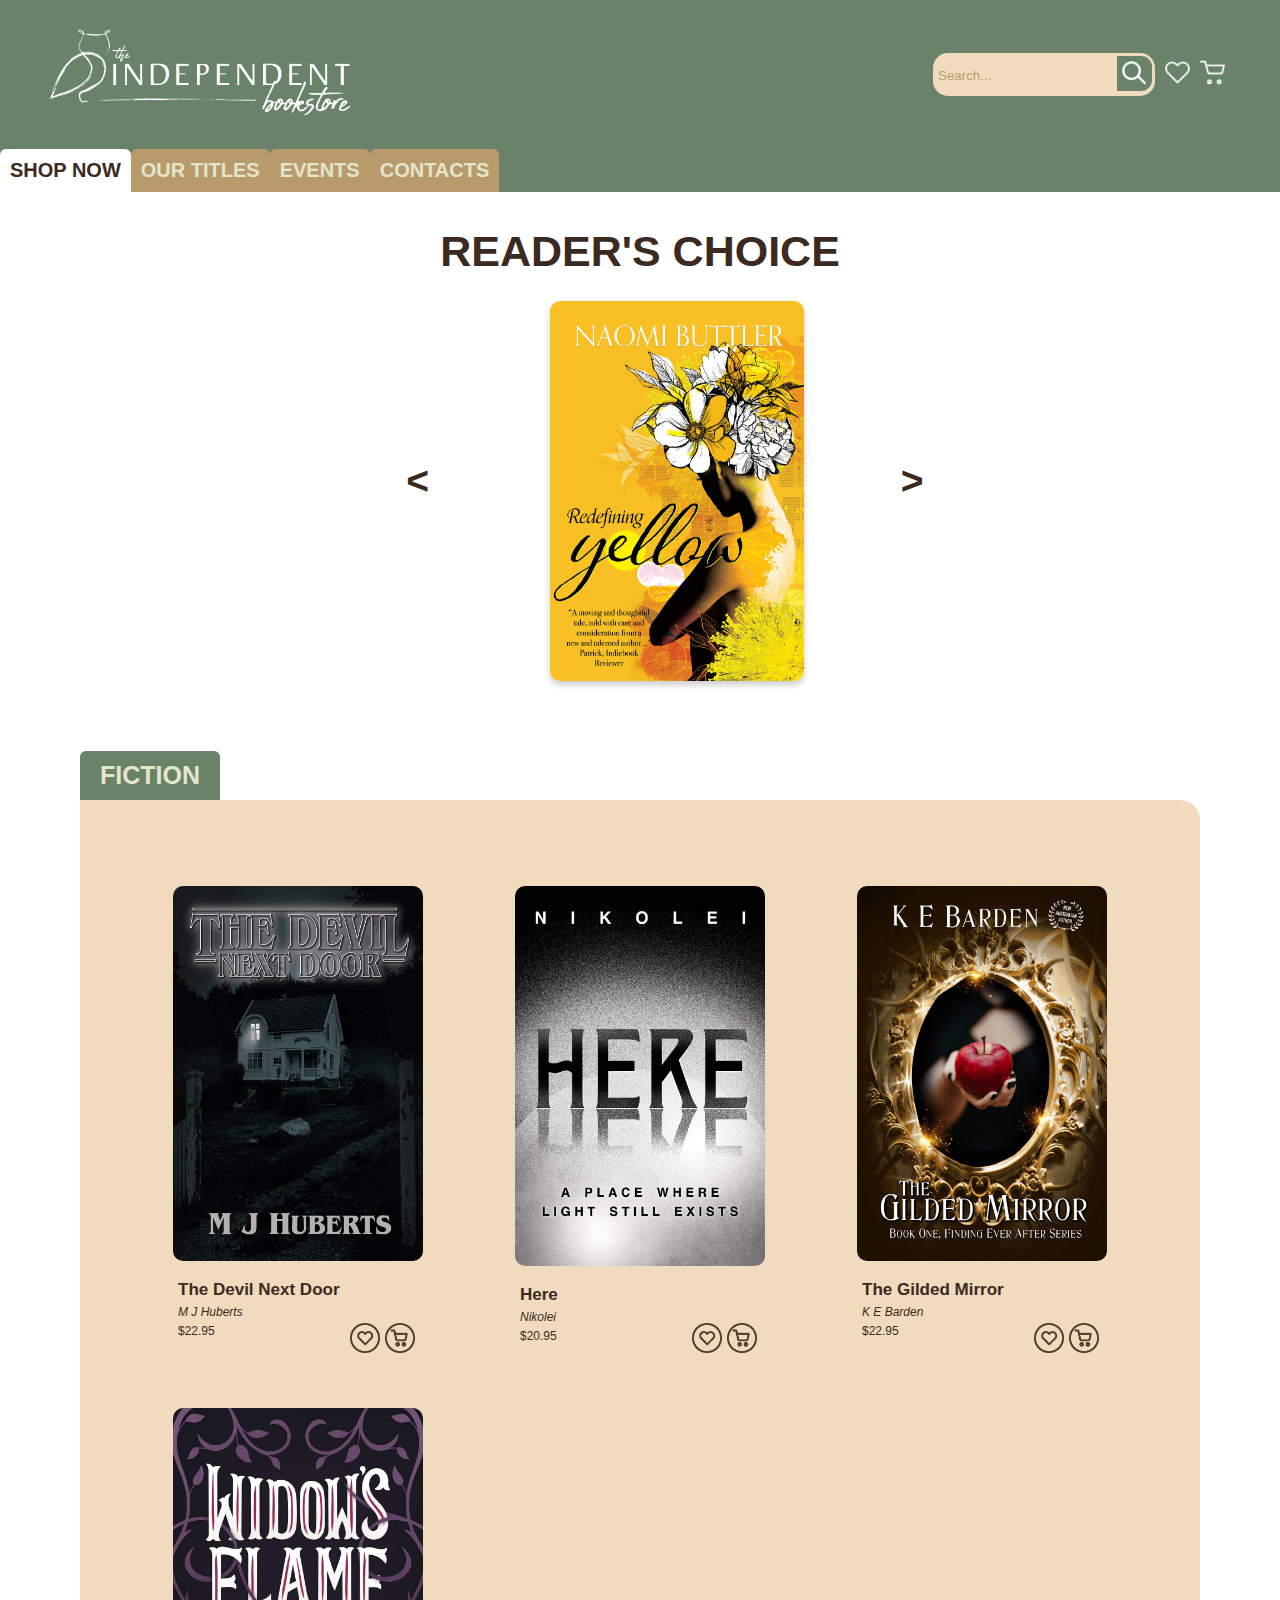
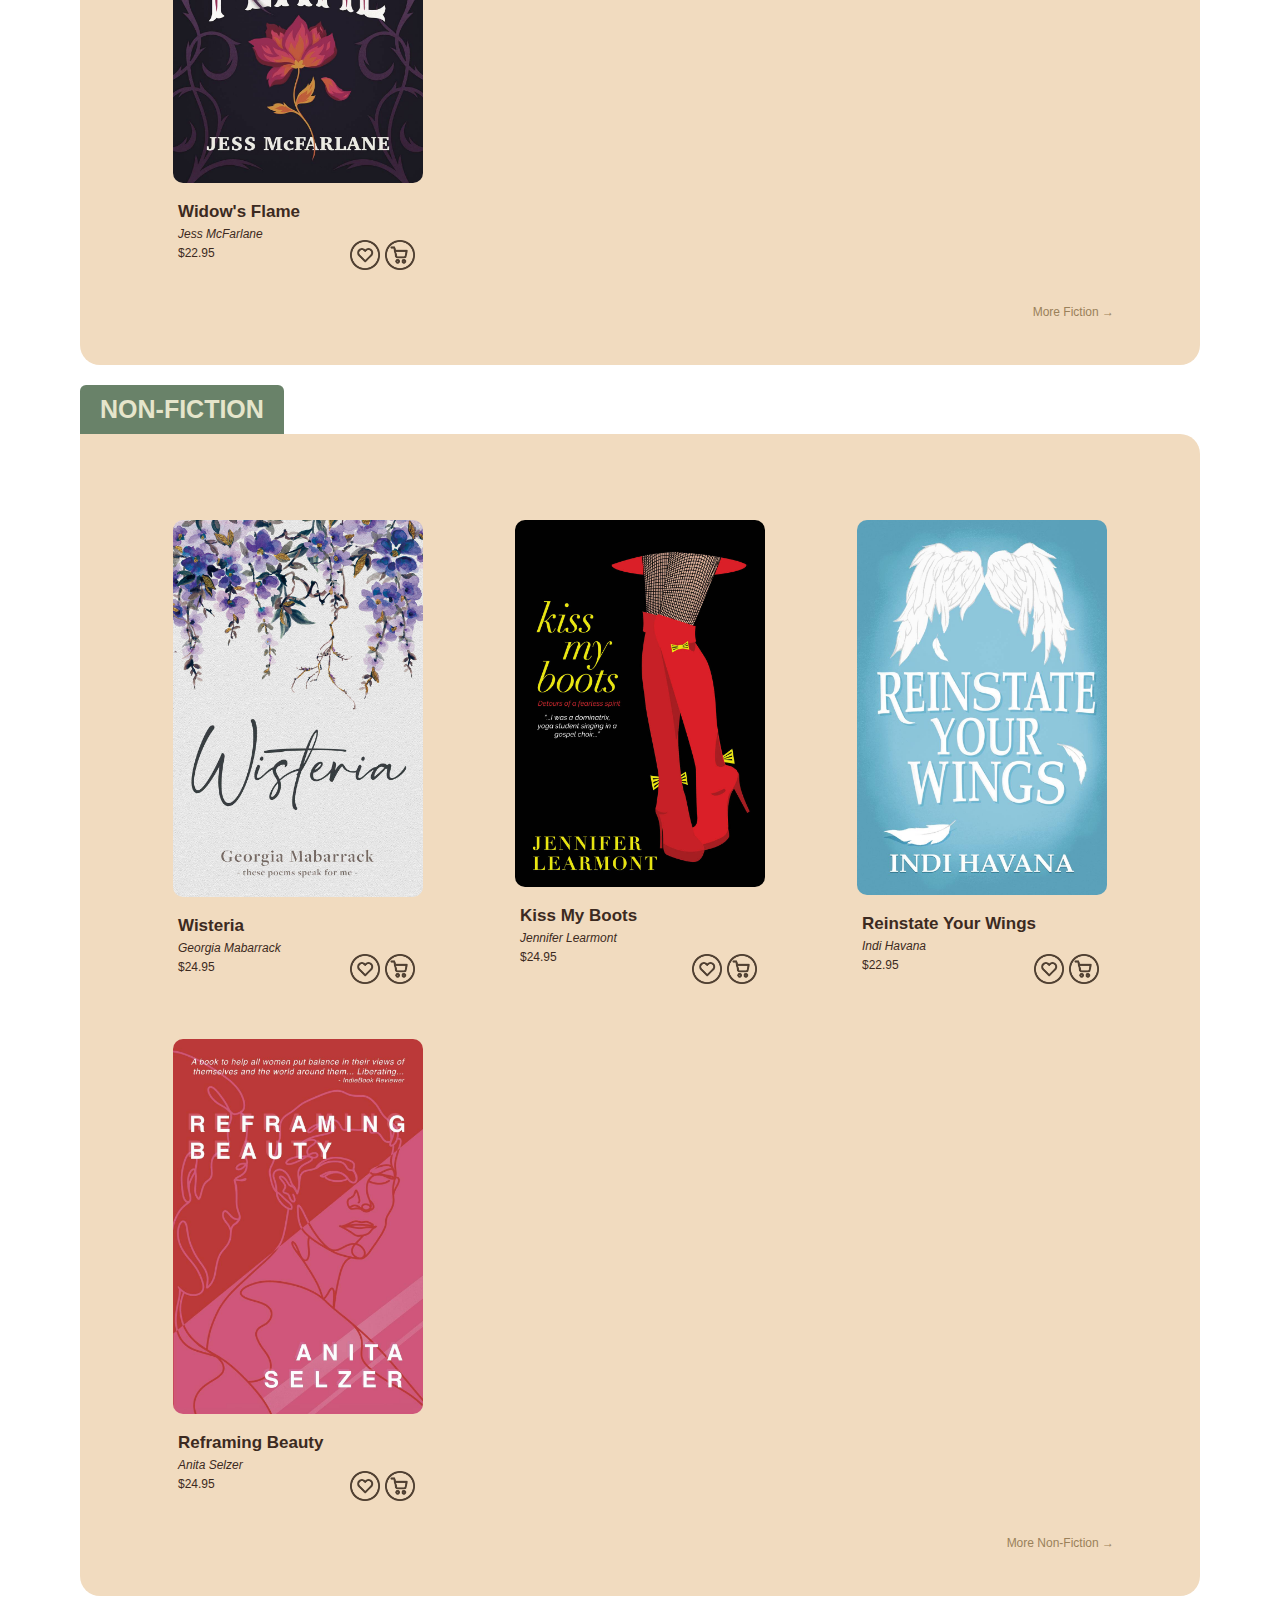
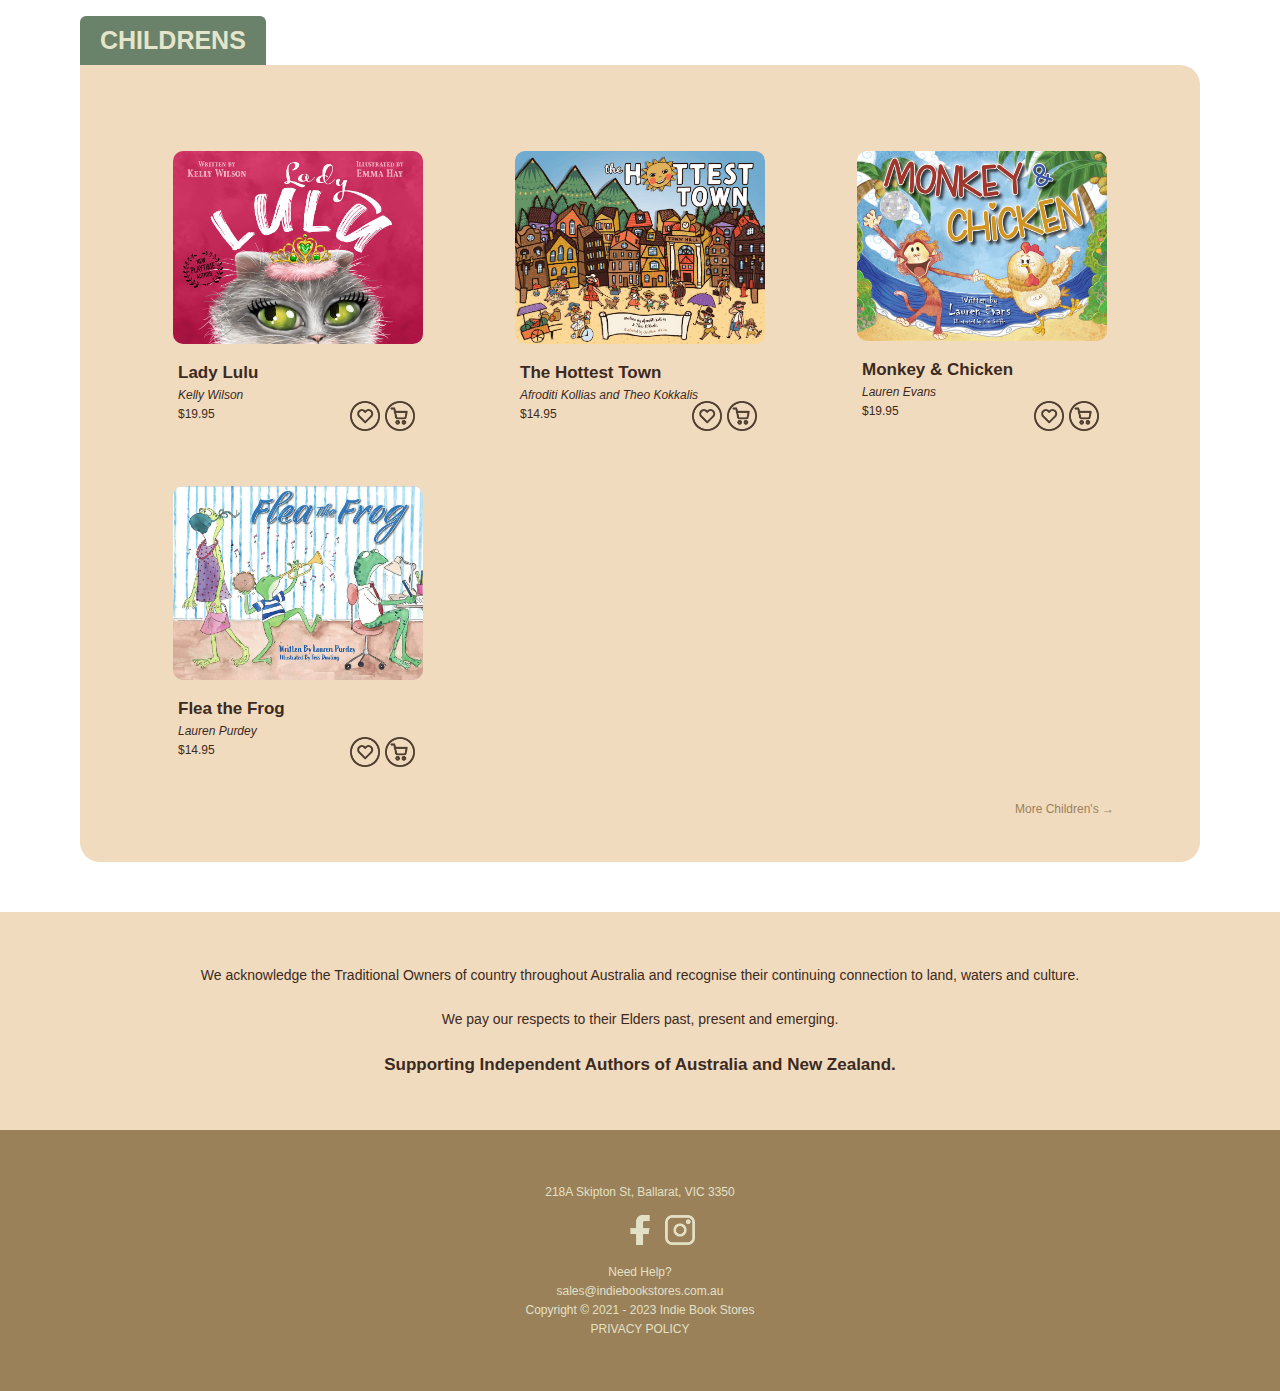
<file: index.html>
<!DOCTYPE html>
<html lang="en">
<head>
    <meta charset="UTF-8">
    <meta http-equiv="X-UA-Compatible" content="IE=edge">
    <meta name="viewport" content="width=device-width, initial-scale=1.0">
    <title>The Independent Bookstore</title>
    <link rel="stylesheet" href="style.css">
</head>

<body>

    <!--- Navigation Bar -->
    <section id="header">
        <a href="index.html"><img src="./img2/logo.png" class="logo" alt="logo of the store that contains its name and a drawing of an owl"></a>

        <!--- Navigation Icons -->
        <div>
            <ul id="navbar">
                <li>
                    <div class="search">
                        <input type="text" placeholder="Search..." class="searchInput">
                        <a href="searchresults.html"><img src="./img2/search.png" class="searchIcon"></a>
                    </div>
                </li>
                <li><a href="#"><img src="./img2/wishlist.png" class="icon"></a></li>
                <li><a href="cart.html"><img src="./img2/cart.png" class="icon"></a></li>
            </ul>  
        </div>
    </section>

    <section id="headerBottom">
        <div id="navBottom">
            <h3 class="menuItem active">SHOP NOW</h3>
            <h3 class="menuItem">OUR TITLES</h3>
            <h3 class="menuItem">EVENTS</h3>
            <h3 class="menuItem">CONTACTS</h3>
        </div>
    </section> 
    
    <!--Reader's Choice Strip-->
    <div class="slideshow">
        <div class="sliderTitle">
            <h2>READER'S CHOICE</h2>
        </div>
        <div class="slider">
            <div class="item">
                <a href="product.html"><img src="./img2/yellow.jpg" alt="illustration of wisteria flowers and the novel title" class="sliderImg"></a>
            </div>
            <div class="item">
                <a href="product.html"><img src="./img2/recipe.jpg" class="sliderImg"></a>
            </div>
            <div class="item">
                <a href="product.html"><img src="./img2/untangling.jpeg" class="sliderImg"></a>
            </div>
            <div class="item">
                <a href="product.html"><img src="./img2/wisteria.jpg" class="sliderImg"></a>
            </div>
            <div class="item">
                <a href="product.html"><img src="./img2/devil.jpg" class="sliderImg"></a>
            </div>
            <div class="item">
                <a href="product.html"><img src="./img2/mirror.jpg"class="sliderImg"></a>
            </div>
            <button id="next">></button>
            <button id="prev"><</button>
        </div>
    </div>


    <!--Fiction Strip-->
    <h3 class="sectionTitle">FICTION</h3>
    <section id="product1">

        <div class="productContainer">
            <div class="product">
                <img src="./img2/devil.jpg" alt="">
                <div class="description">
                    <h4 class="bookTitle">The Devil Next Door</h4>
                    <h5 class="authorName" style="font-style: italic;">M J Huberts</h5>
                    <h5 class="price">$22.95</h5>
                </div>
                <a href="#"><img src="./img2/wishlistcircle.png" class="wishlistcircle"></a>
                <a href="#"><img src="./img2/cartcircle.png" class="cartcircle"></a>
            </div>

            <div class="product">
                <img src="./img2/here.jpg" alt="">
                <div class="description">
                    <h4 class="bookTitle">Here</h4>
                    <h5 class="authorName" style="font-style: italic;">Nikolei</h5>
                    <h5 class="price">$20.95</h5>
                </div>
                <a href="#"><img src="./img2/wishlistcircle.png" class="wishlistcircle"></a>
                <a href="#"><img src="./img2/cartcircle.png" class="cartcircle"></a>
            </div>


            <div class="product">
                <img src="./img2/mirror.jpg" alt="" class="book">
                <div class="description">
                    <h4 class="bookTitle">The Gilded Mirror</h4>
                    <h5 class="authorName" style="font-style: italic;">K E Barden</h5>
                    <h5 class="price">$22.95</h5>
                </div>
                <a href="#"><img src="./img2/wishlistcircle.png" class="wishlistcircle"></a>
                <a href="#"><img src="./img2/cartcircle.png" class="cartcircle"></a>
            </div>


            <div class="product">
                <img src="./img2/widow.jpg" alt="" class="book">
                <div class="description">
                    <h4 class="bookTitle">Widow's Flame</h4>
                    <h5 class="authorName" style="font-style: italic;">Jess McFarlane</h5>
                    <h5 class="price">$22.95</h5>
                </div>
                <a href="#"><img src="./img2/wishlistcircle.png" class="wishlistcircle"></a>
                <a href="#"><img src="./img2/cartcircle.png" class="cartcircle"></a>
            </div>
        </div>
        <h5 class="more">More Fiction &#8594;</h5>
    </section>

    <!--Non-Fiction Strip-->
    <h3 class="sectionTitle">NON-FICTION</h3>
    <section id="product1">

        <div class="productContainer">
            <div class="product">
                <img src="./img2/wisteria.jpg" alt="">
                <div class="description">
                    <h4 class="bookTitle">Wisteria</h4>
                    <h5 class="authorName" style="font-style: italic;">Georgia Mabarrack</h5>
                    <h5 class="price">$24.95</h5>
                </div>
                <a href="#"><img src="./img2/wishlistcircle.png" class="wishlistcircle"></a>
                <a href="#"><img src="./img2/cartcircle.png" class="cartcircle"></a>
            </div>

            <div class="product">
                <img src="./img2/boots.jpg" alt="">
                <div class="description">
                    <h4 class="bookTitle">Kiss My Boots</h4>
                    <h5 class="authorName" style="font-style: italic;">Jennifer Learmont</h5>
                    <h5 class="price">$24.95</h5>
                </div>
                <a href="#"><img src="./img2/wishlistcircle.png" class="wishlistcircle"></a>
                <a href="#"><img src="./img2/cartcircle.png" class="cartcircle"></a>
            </div>

            <div class="product">
                <img src="./img2/wings.jpg" alt="" class="book">
                <div class="description">
                    <h4 class="bookTitle">Reinstate Your Wings</h4>
                    <h5 class="authorName" style="font-style: italic;">Indi Havana</h5>
                    <h5 class="price">$22.95</h5>
                </div>
                <a href="#"><img src="./img2/wishlistcircle.png" class="wishlistcircle"></a>
                <a href="#"><img src="./img2/cartcircle.png" class="cartcircle"></a>
            </div>

            <div class="product">
                <img src="./img2/beauty.jpg" alt="" class="book">
                <div class="description">
                    <h4 class="bookTitle">Reframing Beauty</h4>
                    <h5 class="authorName" style="font-style: italic;">Anita Selzer</h5>
                    <h5 class="price">$24.95</h5>
                </div>
                <a href="#"><img src="./img2/wishlistcircle.png" class="wishlistcircle"></a>
                <a href="#"><img src="./img2/cartcircle.png" class="cartcircle"></a>
            </div>
        </div>
        <h5 class="more">More Non-Fiction &#8594;</h5>
    </section>

    <!--Children's Strip-->
    <h3 class="sectionTitle">CHILDRENS</h3>
    <section id="product1">

        <div class="productContainer">
            <div class="product">
                <img src="./img2/lulu.jpg" alt="">
                <div class="description">
                    <h4 class="bookTitle">Lady Lulu</h4>
                    <h5 class="authorName" style="font-style: italic;">Kelly Wilson</h5>
                    <h5 class="price">$19.95</h5>
                </div>
                <a href="#"><img src="./img2/wishlistcircle.png" class="wishlistcircle"></a>
                <a href="#"><img src="./img2/cartcircle.png" class="cartcircle"></a>
            </div>

            <div class="product">
                <img src="./img2/town.jpg" alt="">
                <div class="description">
                    <h4 class="bookTitle">The Hottest Town</h4>
                    <h5 class="authorName" style="font-style: italic;">Afroditi Kollias and Theo Kokkalis</h5>
                    <h5 class="price">$14.95</h5>
                </div>
                <a href="#"><img src="./img2/wishlistcircle.png" class="wishlistcircle"></a>
                <a href="#"><img src="./img2/cartcircle.png" class="cartcircle"></a>
            </div>

            <div class="product">
                <img src="./img2/mnc.jpg" alt="" class="book">
                <div class="description">
                    <h4 class="bookTitle">Monkey & Chicken</h4>
                    <h5 class="authorName" style="font-style: italic;">Lauren Evans</h5>
                    <h5 class="price">$19.95</h5>
                </div>
                <a href="#"><img src="./img2/wishlistcircle.png" class="wishlistcircle"></a>
                <a href="#"><img src="./img2/cartcircle.png" class="cartcircle"></a>
            </div>

            <div class="product">
                <img src="./img2/flea.jpg" alt="" class="book">
                <div class="description">
                    <h4 class="bookTitle">Flea the Frog</h4>
                    <h5 class="authorName" style="font-style: italic;">Lauren Purdey</h5>
                    <h5 class="price">$14.95</h5>
                </div>
                <a href="#"><img src="./img2/wishlistcircle.png" class="wishlistcircle"></a>
                <a href="#"><img src="./img2/cartcircle.png" class="cartcircle"></a>
            </div>
        </div>
        <h5 class="more">More Children's &#8594;</h5>
    </section>


    <!--Footer Section-->
    <footer>
        <div class="footerTop">
            <h4 class="footerMessage">We acknowledge the Traditional Owners of country throughout Australia and recognise their continuing connection to land, waters and culture.</h4>
            <br>
            <h4 class="footerMessage">We pay our respects to their Elders past, present and emerging.</h4>
            <br>
            <h4>Supporting Independent Authors of Australia and New Zealand.</h4>
        </div>
        <div class="footerBottom">
            <h5>218A Skipton St, Ballarat, VIC 3350</h5>
            <div>
                <ul id="footerIcons">
                    <li><a href="#"><img src="./img2/facebook.png" class="footerIcon"></a></li>
                    <li><a href="cart.html"><img src="./img2/instagram.png" class="footerIcon"></a></li>
                </ul>  
            </div>
            <h5>Need Help?</h5>
            <h5>sales@indiebookstores.com.au</h5>
            <h5>Copyright © 2021 - 2023 Indie Book Stores</h5>
            <h5>PRIVACY POLICY</h5>
        </div>
    </footer>

    <script src="script.js"></script>
</body>
</html>
</file>
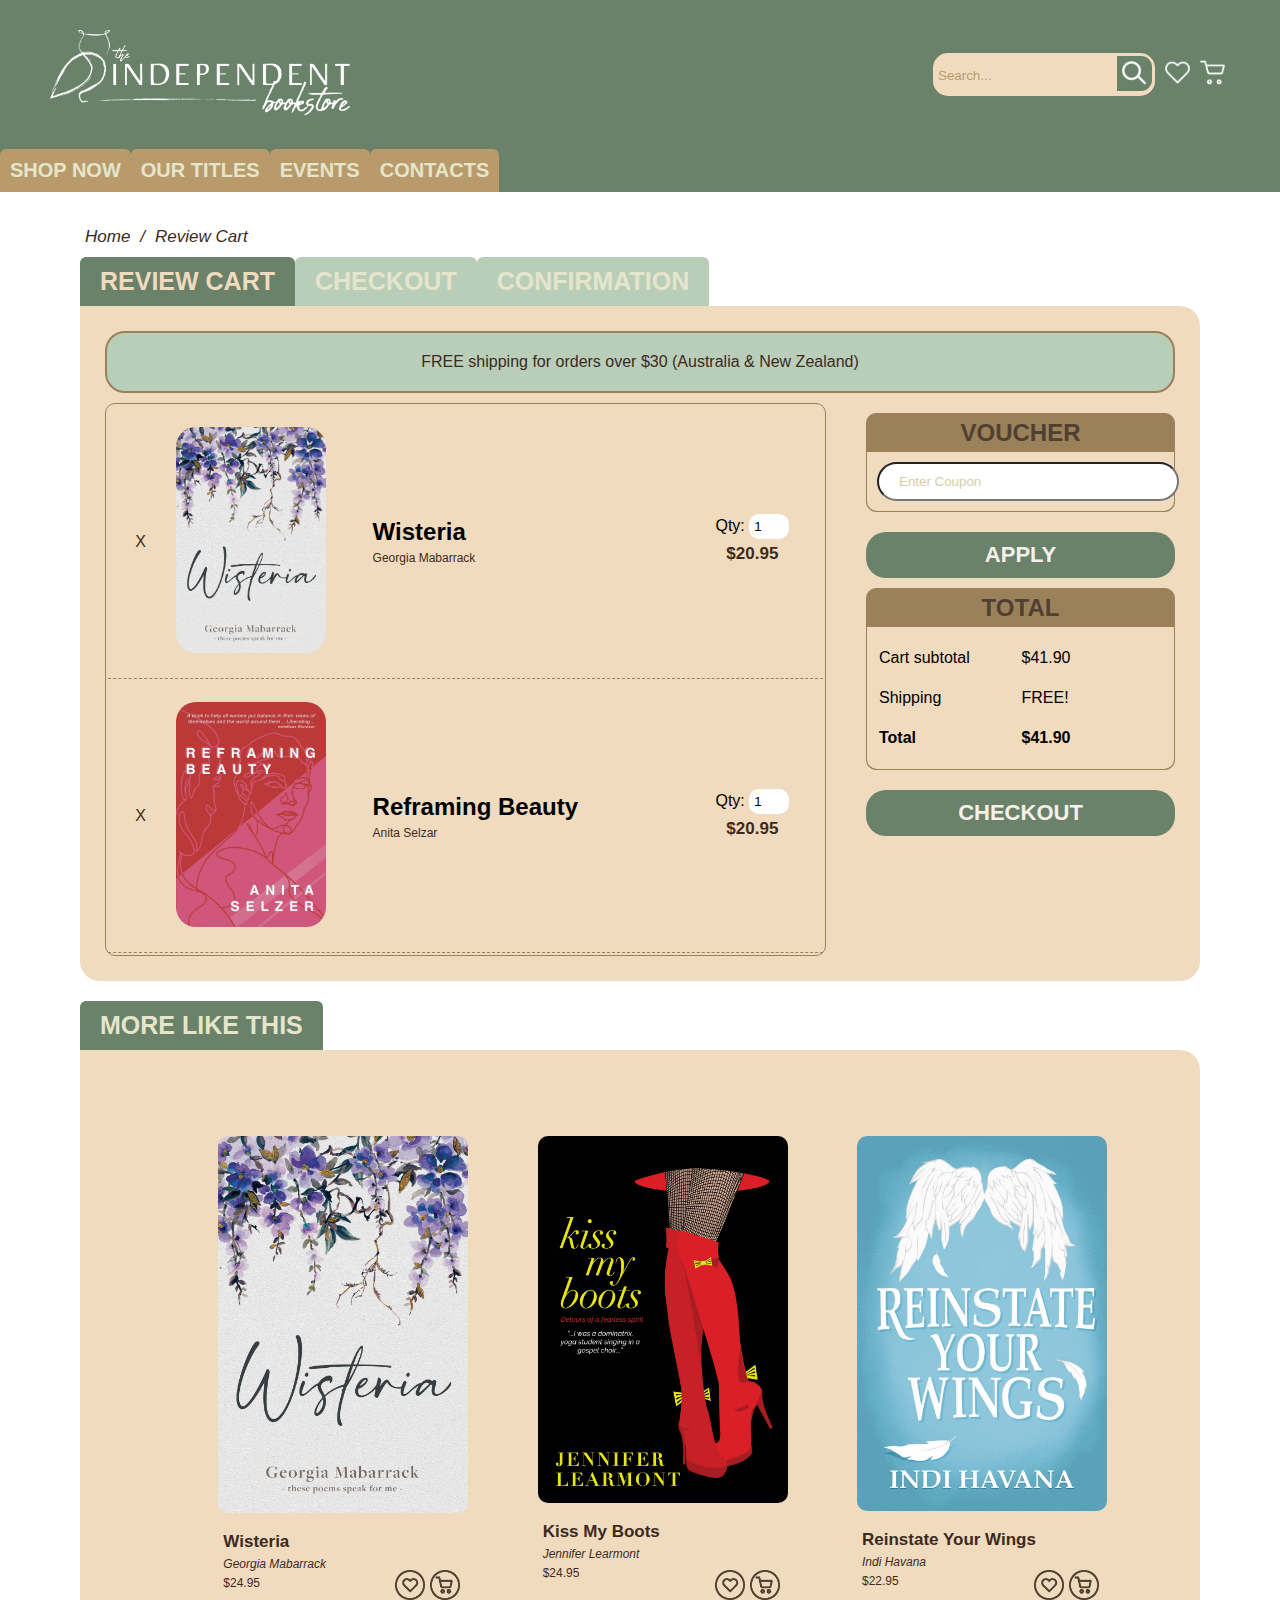
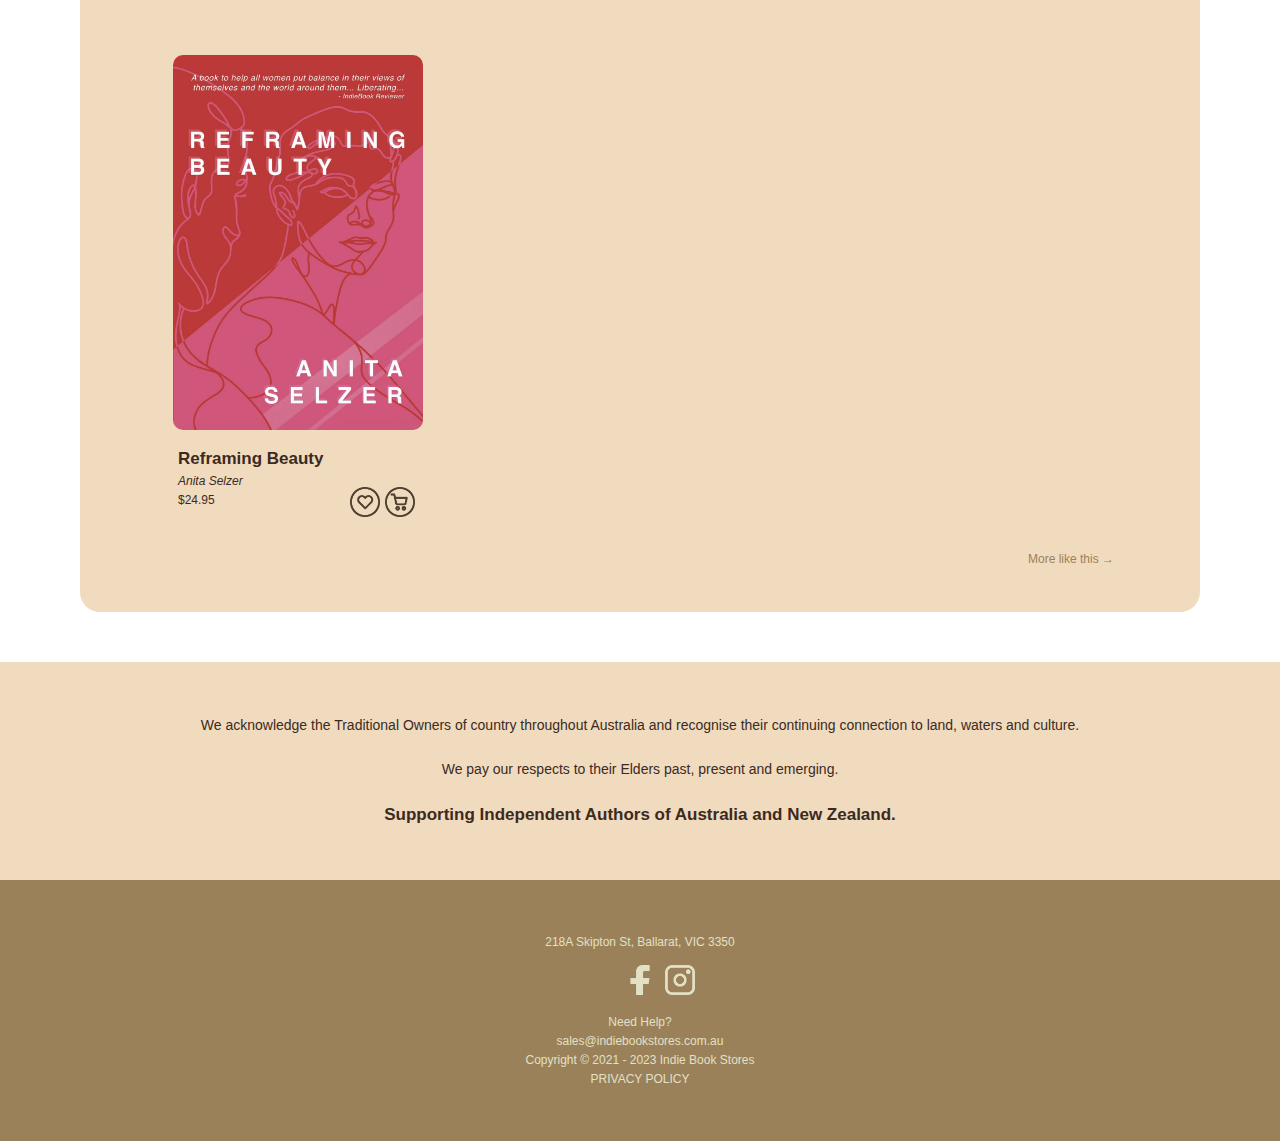
<file: cart.html>
<!DOCTYPE html>
<html lang="en">
<head>
    <meta charset="UTF-8">
    <meta http-equiv="X-UA-Compatible" content="IE=edge">
    <meta name="viewport" content="width=device-width, initial-scale=1.0">
    <title>The Independent Bookstore</title>
    <link rel="stylesheet" href="style.css">
</head>

<body>

    <!--- Navigation Bar -->
    <section id="header">
        <a href="index.html"><img src="./img2/logo.png" class="logo" alt="logo of the store that contains its name and a drawing of an owl"></a>

        <!--- Navigation Icons -->
        <div>
            <ul id="navbar">
                <li>
                    <div class="search">
                        <input type="text" placeholder="Search..." class="searchInput">
                        <a href="searchresults.html"><img src="./img2/search.png" class="searchIcon"></a>
                    </div>
                </li>
                <li><a href="#"><img src="./img2/wishlist.png" class="icon"></a></li>
                <li><a href="cart.html"><img src="./img2/cart.png" class="icon"></a></li>
            </ul>  
        </div>
    </section>

    <section id="headerBottom">
        <div id="navBottom">
            <h3 class="menuItem">SHOP NOW</h3>
            <h3 class="menuItem">OUR TITLES</h3>
            <h3 class="menuItem">EVENTS</h3>
            <h3 class="menuItem">CONTACTS</h3>
        </div>
    </section> 

<!--User Progress-->
    <div class="progress">
        <a href="index.html"><h4>Home</h4></a>
        <h4> / </h4>
        <a href="cart.html"><h4>Review Cart</h4></a>
    </div>

    <!-- Cart Summary-->
    <div id="cartTitles">
        <h3 class="cartTitle active">REVIEW CART</h3>
        <h3 class="cartTitle">CHECKOUT</h3>
        <h3 class="cartTitle">CONFIRMATION</h3>
    </div>

    <section id="cartFill">
    <!--Announcement-->
        <span class="announcement">FREE shipping for orders over $30 (Australia & New Zealand)</span>
    <section id="wholeCart">
        <section id="cart">

            <!--Create a table to display products-->
            <table width="100%">
                <!--First Product-->
                <tbody>
                    <tr>
                        <td><a href="#">X</a></td>
                        <td><img src="./img2/wisteria.jpg"></td>
                        <td>
                            <h3>Wisteria</h3>
                            <h5>Georgia Mabarrack</h5>
                        </td>
                        <td>
                            Qty: <input type="number" value="1">
                            <h4>$20.95</h4>
                        </td>
                    </tr>
                </tbody>

            <!--Second product-->
                <tbody>
                    <tr>
                        <td><a href="#">X</a></td>
                        <td><img src="./img2/beauty.jpg"></td>
                        <td>
                            <h3>Reframing Beauty</h3>
                            <h5>Anita Selzar</h5>
                        </td>
                        <td>
                            Qty: <input type="number" value="1">
                            <h4>$20.95</h4>
                        </td>
                    </tr>
                </tbody>
            </table>
        </section>
    
    <!--Add total section-->
        <section id="cartAdditional">
            <!--Voucher section-->
            <div id="couponContainer">
                <h3 class="containerTitle">Voucher</h3>
                <div id="coupon">
                    <div class="couponEnter">
                        <input type="text" placeholder="Enter Coupon">
                    </div>
                </div>
            </div>
            <button class="checkout">Apply</button>

        <!--Subtotal and checkout section-->
            <div id="subtotalContainer">
                <h3 class="containerTitle">Total</h3>
                <div id="subtotal">
                    <table>
                        <tr>
                            <td>Cart subtotal</td>
                            <td>$41.90</td>
                        </tr>
                        <tr>
                            <td>Shipping</td>
                            <td>FREE!</td>
                        </tr>
                        <tr>
                            <td><strong>Total</strong></td>
                            <td><strong>$41.90</strong></td>
                        </tr>
                    </table>
                </div>
            </div>
            <a href="./checkout.html"><button class="checkout">Checkout</button>
        </section>
    </section>
</section>


<!--More like this Strip-->
<h3 class="sectionTitle">MORE LIKE THIS</h3>
<section id="product1">

    <div class="productContainer">
        <div class="product">
            <a href="product.html"><img src="./img2/wisteria.jpg" alt=""></a>
            <div class="description">
                <a href="product.html" style="text-decoration: none;"><h4 class="bookTitle">Wisteria</h4></a>
                <h5 class="authorName" style="font-style: italic;">Georgia Mabarrack</h5>
                <h5 class="price">$24.95</h5>
            </div>
            <a href="#"><img src="./img2/wishlistcircle.png" class="wishlistcircle"></a>
            <a href="#"><img src="./img2/cartcircle.png" class="cartcircle"></a>
        </div>

        <div class="product">
            <img src="./img2/boots.jpg" alt="">
            <div class="description">
                <h4 class="bookTitle">Kiss My Boots</h4>
                <h5 class="authorName" style="font-style: italic;">Jennifer Learmont</h5>
                <h5 class="price">$24.95</h5>
            </div>
            <a href="#"><img src="./img2/wishlistcircle.png" class="wishlistcircle"></a>
            <a href="#"><img src="./img2/cartcircle.png" class="cartcircle"></a>
        </div>

        <div class="product">
            <img src="./img2/wings.jpg" alt="" class="book">
            <div class="description">
                <h4 class="bookTitle">Reinstate Your Wings</h4>
                <h5 class="authorName" style="font-style: italic;">Indi Havana</h5>
                <h5 class="price">$22.95</h5>
            </div>
            <a href="#"><img src="./img2/wishlistcircle.png" class="wishlistcircle"></a>
            <a href="#"><img src="./img2/cartcircle.png" class="cartcircle"></a>
        </div>

        <div class="product">
            <img src="./img2/beauty.jpg" alt="" class="book">
            <div class="description">
                <h4 class="bookTitle">Reframing Beauty</h4>
                <h5 class="authorName" style="font-style: italic;">Anita Selzer</h5>
                <h5 class="price">$24.95</h5>
            </div>
            <a href="#"><img src="./img2/wishlistcircle.png" class="wishlistcircle"></a>
            <a href="#"><img src="./img2/cartcircle.png" class="cartcircle"></a>
        </div>
    </div>
    <h5 class="more">More like this &#8594;</h5>
</section>
  
    <!--Footer Section-->
    <footer>
        <div class="footerTop">
            <h4 class="footerMessage">We acknowledge the Traditional Owners of country throughout Australia and recognise their continuing connection to land, waters and culture.</h4>
            <br>
            <h4 class="footerMessage">We pay our respects to their Elders past, present and emerging.</h4>
            <br>
            <h4>Supporting Independent Authors of Australia and New Zealand.</h4>
        </div>
        <div class="footerBottom">
            <h5>218A Skipton St, Ballarat, VIC 3350</h5>
            <div>
                <ul id="footerIcons">
                    <li><a href="#"><img src="./img2/facebook.png" class="footerIcon"></a></li>
                    <li><a href="cart.html"><img src="./img2/instagram.png" class="footerIcon"></a></li>
                </ul>  
            </div>
            <h5>Need Help?</h5>
            <h5>sales@indiebookstores.com.au</h5>
            <h5>Copyright © 2021 - 2023 Indie Book Stores</h5>
            <h5>PRIVACY POLICY</h5>
        </div>
    </footer>

    <script src="script.js"></script>
</body>
</html>
</file>
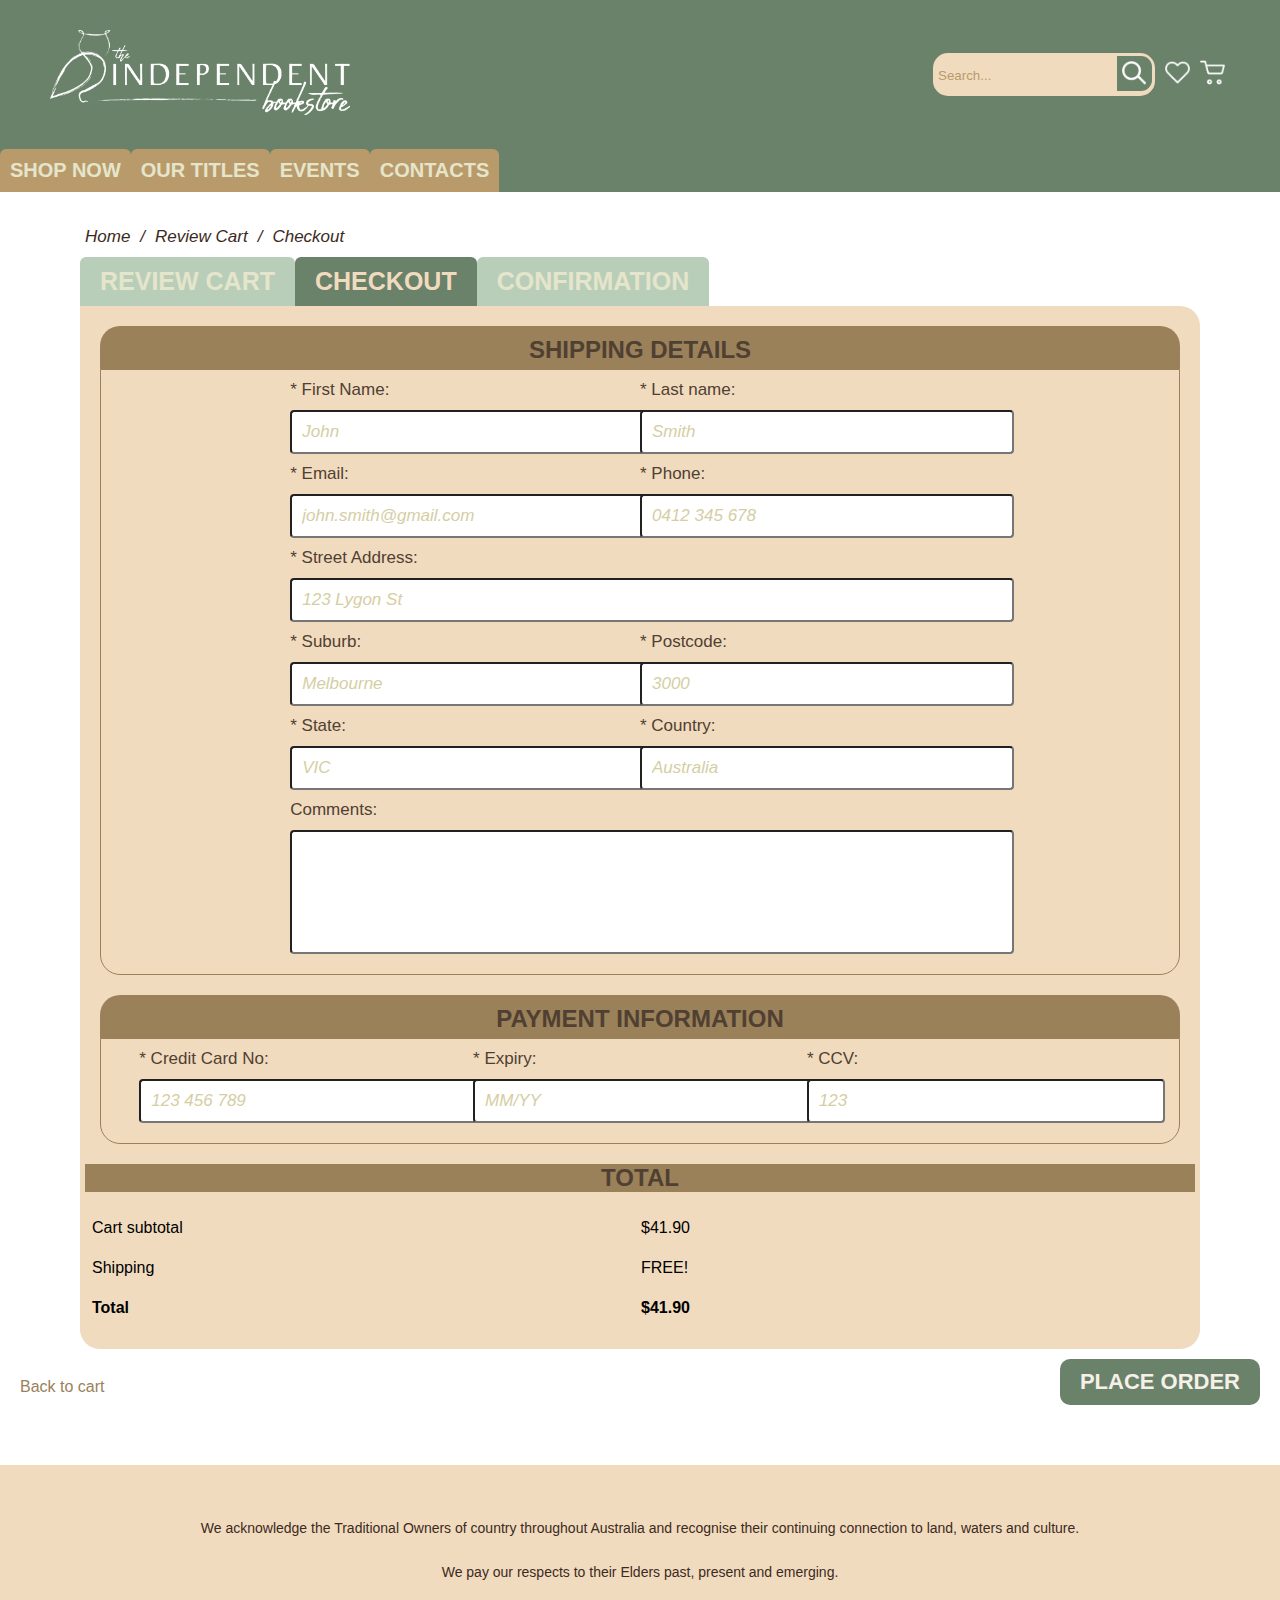
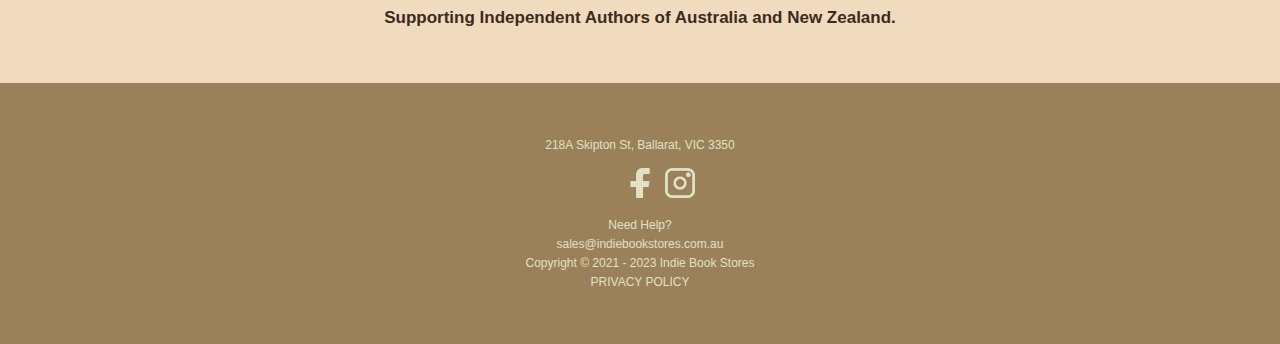
<file: checkout.html>
<!DOCTYPE html>
<html lang="en">
<head>
    <meta charset="UTF-8">
    <meta http-equiv="X-UA-Compatible" content="IE=edge">
    <meta name="viewport" content="width=device-width, initial-scale=1.0">
    <title>The Independent Bookstore</title>
    <link rel="stylesheet" href="style.css">
</head>

<body>

    <!--- Navigation Bar -->
    <section id="header">
        <a href="index.html"><img src="./img2/logo.png" class="logo" alt="logo of the store that contains its name and a drawing of an owl"></a>

        <!--- Navigation Icons -->
        <div>
            <ul id="navbar">
                <li>
                    <div class="search">
                        <input type="text" placeholder="Search..." class="searchInput">
                        <a href="searchresults.html"><img src="./img2/search.png" class="searchIcon"></a>
                    </div>
                </li>
                <li><a href="#"><img src="./img2/wishlist.png" class="icon"></a></li>
                <li><a href="cart.html"><img src="./img2/cart.png" class="icon"></a></li>
            </ul>  
        </div>
    </section>

    <section id="headerBottom">
        <div id="navBottom">
            <h3 class="menuItem">SHOP NOW</h3>
            <h3 class="menuItem">OUR TITLES</h3>
            <h3 class="menuItem">EVENTS</h3>
            <h3 class="menuItem">CONTACTS</h3>
        </div>
    </section> 

    <!--User Progress-->
    <div class="progress">
        <a href="index.html"><h4>Home</h4></a>
        <h4> / </h4>
        <a href="cart.html"><h4> Review Cart</h4></a>
        <h4> / </h4>
        <a href="checkout.html"><h4>Checkout</h4></a>
    </div>

        <!-- Cart Summary-->
        <div id="cartTitles">
            <h3 class="cartTitle">REVIEW CART</h3>
            <h3 class="cartTitle active">CHECKOUT</h3>
            <h3 class="cartTitle">CONFIRMATION</h3>
        </div>

    <!--Checkout form-->
    <section id="checkoutFill">
        <section class="fullCheckout">
            <div id="checkoutTitle">
                <h3 class="containerTitle">Shipping Details</h3>
            </div>
            <div class="checkoutWrapper">
                <div class="checkoutContainer">
                    <form action="" class="checkoutForm">
                        <div class="name">
                            <div>
                                <label for="firstName">* First Name:</label>
                                <input type="text" name="firstName" placeholder="John">
                            </div>
                            <div>
                                <label for="lastName">* Last name:</label>
                                <input type="text" name="lastName" placeholder="Smith">
                            </div>
                        </div>

                        <div class="contact">
                            <div>
                                <label for="email">* Email:</label>
                                <input type="text" name="email" placeholder="john.smith@gmail.com">
                            </div>
                            <div>
                                <label for="phone">* Phone:</label>
                                <input type="text" name="phone" placeholder="0412 345 678">
                            </div>
                        </div>

                        <div class="street">
                            <label for="name">* Street Address:</label>
                            <input type="text" name="address" placeholder="123 Lygon St">
                        </div>
                        <div class="addressInfo">
                            <div>
                                <label for="suburb">* Suburb:</label>
                                <input type="text" name="suburb" placeholder="Melbourne">
                            </div>
                            <div>
                                <label for="postcode">* Postcode:</label>
                                <input type="text" name="postcode" placeholder="3000">
                            </div>
                        </div>
                        <div class="fullAddress">
                            <div>
                                <label for="state">* State:</label>
                                <input type="text" name="state" placeholder="VIC">
                            </div>
                            <div>
                                <label for="country">* Country:</label>
                                <input type="text" name="country" placeholder="Australia">
                            </div>
                        </div>
                        <div class="comments">
                            <div>
                                <label for="comment">Comments:</label>
                                <input type="text" name="comment" style="height: 100px;">
                            </div>
                        </div>
                    </form>
                </div>
            </div>
        </section>

        <!--Payment form-->
        <section class="fullPayment">
            <div id="checkoutTitle">
                <h3 class="containerTitle"`>Payment Information</h3>
            </div>
            <div class="paymentWrapper">
                <div class="paymentContainer">
                    <form action="" class="paymentForm">
                        <div class="creditCard">
                            <div>
                                <label for="cardNum">* Credit Card No:</label>
                                <input type="text" name="cardNum" placeholder="123 456 789">
                            </div>
                            <div>
                                <label for="cardNum">* Expiry:</label>
                                <input type="text" name="expire" placeholder="MM/YY">
                            </div>
                            <div>
                                <label for="cardNum">* CCV:</label>
                                <input type="text" name="security" placeholder="123">
                            </div>
                        </div>
                    </form>
                </div>
            </div>
        </section>

        <div id="paymentTotal">
            <h3 class="containerTitle">Total</h3>
            <div id="subtotal">
                <table>
                    <tr>
                        <td>Cart subtotal</td>
                        <td>$41.90</td>
                    </tr>
                    <tr>
                        <td>Shipping</td>
                        <td>FREE!</td>
                    </tr>
                    <tr>
                        <td><strong>Total</strong></td>
                        <td><strong>$41.90</strong></td>
                    </tr>
                </table>
            </div>
        </div>
    </section>

        <div class="buttons">
            <a href="cart.html" id="backCart">Back to cart</a>
            <a href="confirmation.html"><button id="purchase">Place Order</button></a>
        </div>
    </section>


    <!--Footer Section-->
    <footer>
        <div class="footerTop">
            <h4 class="footerMessage">We acknowledge the Traditional Owners of country throughout Australia and recognise their continuing connection to land, waters and culture.</h4>
            <br>
            <h4 class="footerMessage">We pay our respects to their Elders past, present and emerging.</h4>
            <br>
            <h4>Supporting Independent Authors of Australia and New Zealand.</h4>
        </div>
        <div class="footerBottom">
            <h5>218A Skipton St, Ballarat, VIC 3350</h5>
            <div>
                <ul id="footerIcons">
                    <li><a href="#"><img src="./img2/facebook.png" class="footerIcon"></a></li>
                    <li><a href="cart.html"><img src="./img2/instagram.png" class="footerIcon"></a></li>
                </ul>  
            </div>
            <h5>Need Help?</h5>
            <h5>sales@indiebookstores.com.au</h5>
            <h5>Copyright © 2021 - 2023 Indie Book Stores</h5>
            <h5>PRIVACY POLICY</h5>
        </div>
    </footer>

    <script src="script.js"></script>
</body>
</html>
</file>
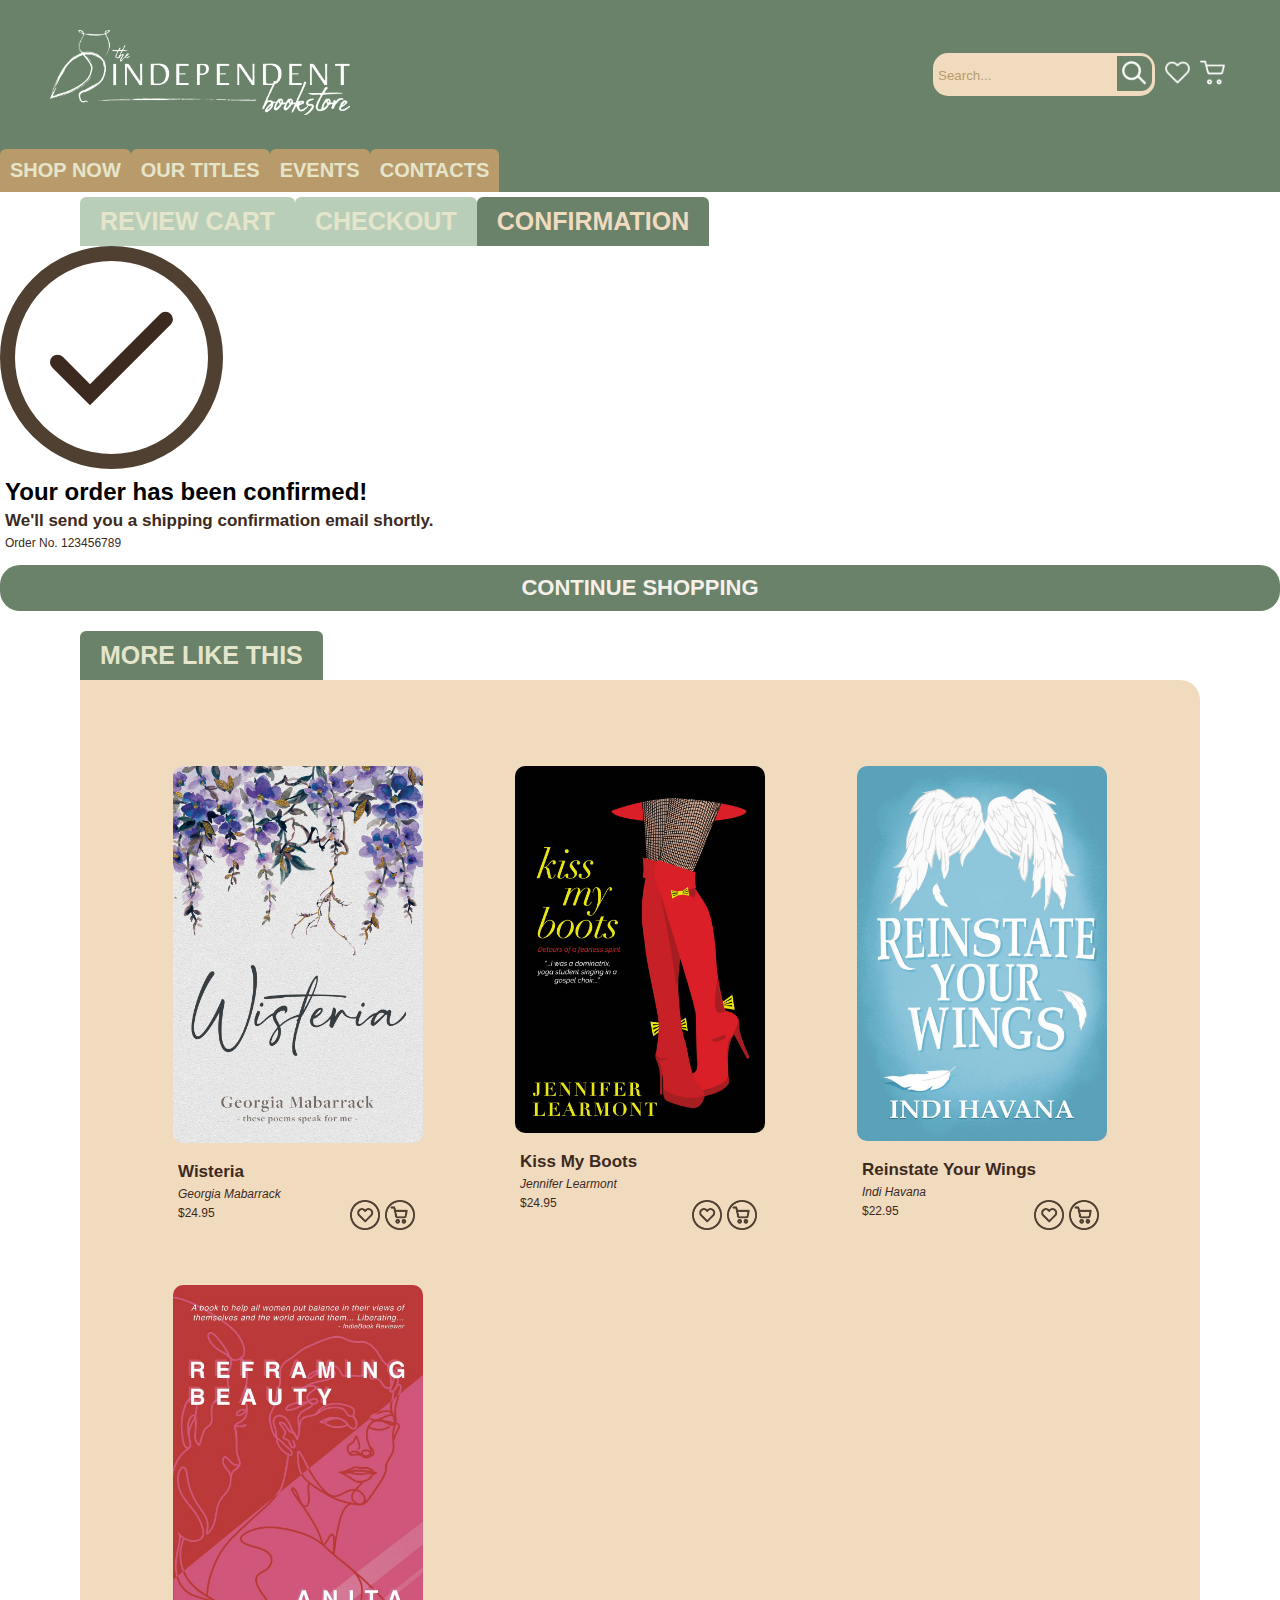
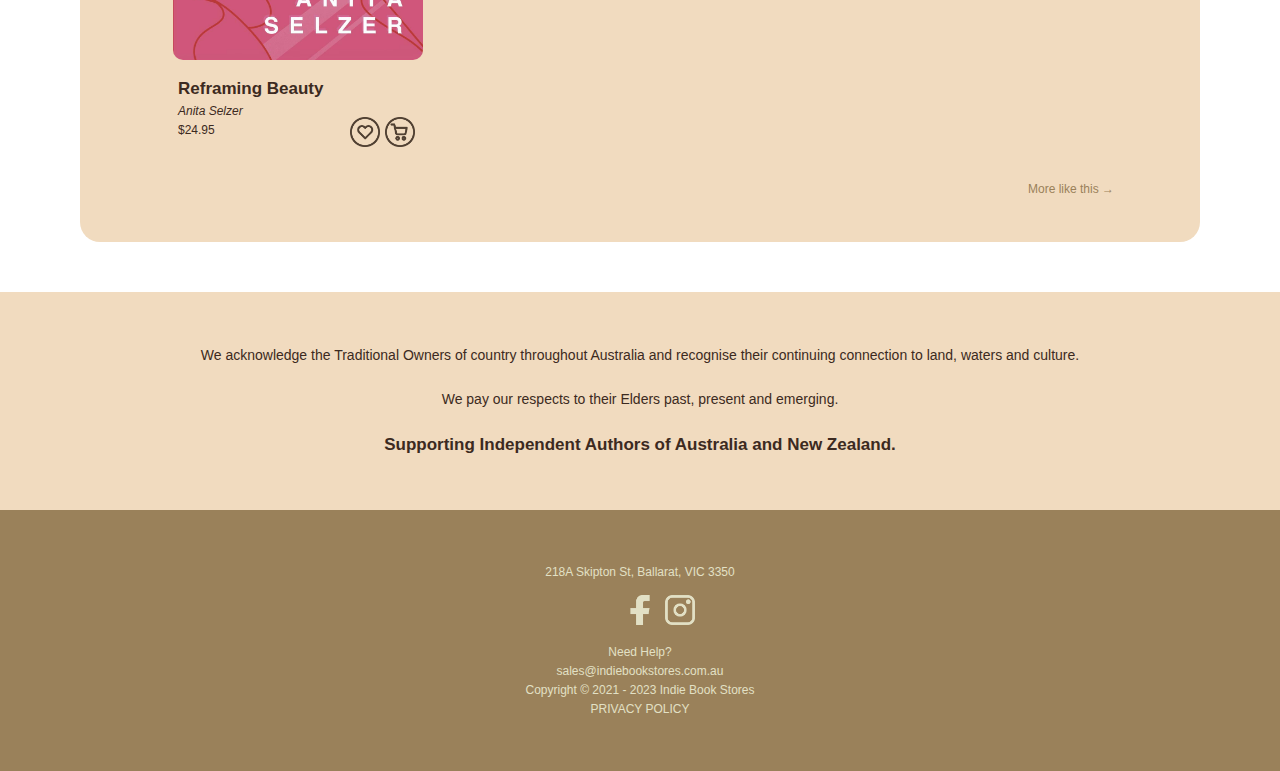
<file: confirmation.html>
<!DOCTYPE html>
<html lang="en">
<head>
    <meta charset="UTF-8">
    <meta http-equiv="X-UA-Compatible" content="IE=edge">
    <meta name="viewport" content="width=device-width, initial-scale=1.0">
    <title>The Independent Bookstore</title>
    <link rel="stylesheet" href="./style.css">
</head>

<body>

    <!--- Navigation Bar -->
    <section id="header">
        <a href="./index.html"><img src="./img2/logo.png" class="logo" alt="logo of the store that contains its name and a drawing of an owl"></a>

        <!--- Navigation Icons -->
        <div>
            <ul id="navbar">
                <li>
                    <div class="search">
                        <input type="text" placeholder="Search..." class="searchInput">
                        <a href="./searchresults.html"><img src="./img2/search.png" class="searchIcon"></a>
                    </div>
                </li>
                <li><a href="#"><img src="./img2/wishlist.png" class="icon"></a></li>
                <li><a href="./cart.html"><img src="./img2/cart.png" class="icon"></a></li>
            </ul>  
        </div>
    </section>

    <section id="headerBottom">
        <div id="navBottom">
            <h3 class="menuItem">SHOP NOW</h3>
            <h3 class="menuItem">OUR TITLES</h3>
            <h3 class="menuItem">EVENTS</h3>
            <h3 class="menuItem">CONTACTS</h3>
        </div>
    </section> 

    <div id="cartTitles">
        <h3 class="cartTitle">REVIEW CART</h3>
        <h3 class="cartTitle">CHECKOUT</h3>
        <h3 class="cartTitle active">CONFIRMATION</h3>
    </div>


    <!--Confirmation message-->
    <section id="confirmContainer">
        <section id="confirmationMessage">
            <img src="./img2/tick.png">
            <h3 class="message">Your order has been confirmed!</h3>
            <h4 class="message">We'll send you a shipping confirmation email shortly.</h4>
            <h5 class="message">Order No. 123456789</h5>
            <a href="./index.html"><button class="checkout">Continue Shopping</button></a>
        </section>
    </section>


<!--More like this Strip-->
<h3 class="sectionTitle">MORE LIKE THIS</h3>
<section id="product1">

    <div class="productContainer">
        <div class="product">
            <a href="./product.html"><img src="./img2/wisteria.jpg" alt=""></a>
            <div class="description">
                <a href="./product.html" style="text-decoration: none;"><h4 class="bookTitle">Wisteria</h4></a>
                <h5 class="authorName" style="font-style: italic;">Georgia Mabarrack</h5>
                <h5 class="price">$24.95</h5>
            </div>
            <a href="#"><img src="./img2/wishlistcircle.png" class="wishlistcircle"></a>
            <a href="#"><img src="./img2/cartcircle.png" class="cartcircle"></a>
        </div>

        <div class="product">
            <img src="./img2/boots.jpg" alt="">
            <div class="description">
                <h4 class="bookTitle">Kiss My Boots</h4>
                <h5 class="authorName" style="font-style: italic;">Jennifer Learmont</h5>
                <h5 class="price">$24.95</h5>
            </div>
            <a href="#"><img src="./img2/wishlistcircle.png" class="wishlistcircle"></a>
            <a href="#"><img src="./img2/cartcircle.png" class="cartcircle"></a>
        </div>

        <div class="product">
            <img src="./img2/wings.jpg" alt="" class="book">
            <div class="description">
                <h4 class="bookTitle">Reinstate Your Wings</h4>
                <h5 class="authorName" style="font-style: italic;">Indi Havana</h5>
                <h5 class="price">$22.95</h5>
            </div>
            <a href="#"><img src="./img2/wishlistcircle.png" class="wishlistcircle"></a>
            <a href="#"><img src="./img2/cartcircle.png" class="cartcircle"></a>
        </div>

        <div class="product">
            <img src="./img2/beauty.jpg" alt="" class="book">
            <div class="description">
                <h4 class="bookTitle">Reframing Beauty</h4>
                <h5 class="authorName" style="font-style: italic;">Anita Selzer</h5>
                <h5 class="price">$24.95</h5>
            </div>
            <a href="#"><img src="./img2/wishlistcircle.png" class="wishlistcircle"></a>
            <a href="#"><img src="./img2/cartcircle.png" class="cartcircle"></a>
        </div>
    </div>
    <h5 class="more">More like this &#8594;</h5>
</section>

    <!--Footer Section-->
    <footer>
        <div class="footerTop">
            <h4 class="footerMessage">We acknowledge the Traditional Owners of country throughout Australia and recognise their continuing connection to land, waters and culture.</h4>
            <br>
            <h4 class="footerMessage">We pay our respects to their Elders past, present and emerging.</h4>
            <br>
            <h4>Supporting Independent Authors of Australia and New Zealand.</h4>
        </div>
        <div class="footerBottom">
            <h5>218A Skipton St, Ballarat, VIC 3350</h5>
            <div>
                <ul id="footerIcons">
                    <li><a href="#"><img src="./img2/facebook.png" class="footerIcon"></a></li>
                    <li><a href="./cart.html"><img src="./img2/instagram.png" class="footerIcon"></a></li>
                </ul>  
            </div>
            <h5>Need Help?</h5>
            <h5>sales@indiebookstores.com.au</h5>
            <h5>Copyright © 2021 - 2023 Indie Book Stores</h5>
            <h5>PRIVACY POLICY</h5>
        </div>
    </footer>

    <script src="./script.js"></script>
</body>
</html>
</file>
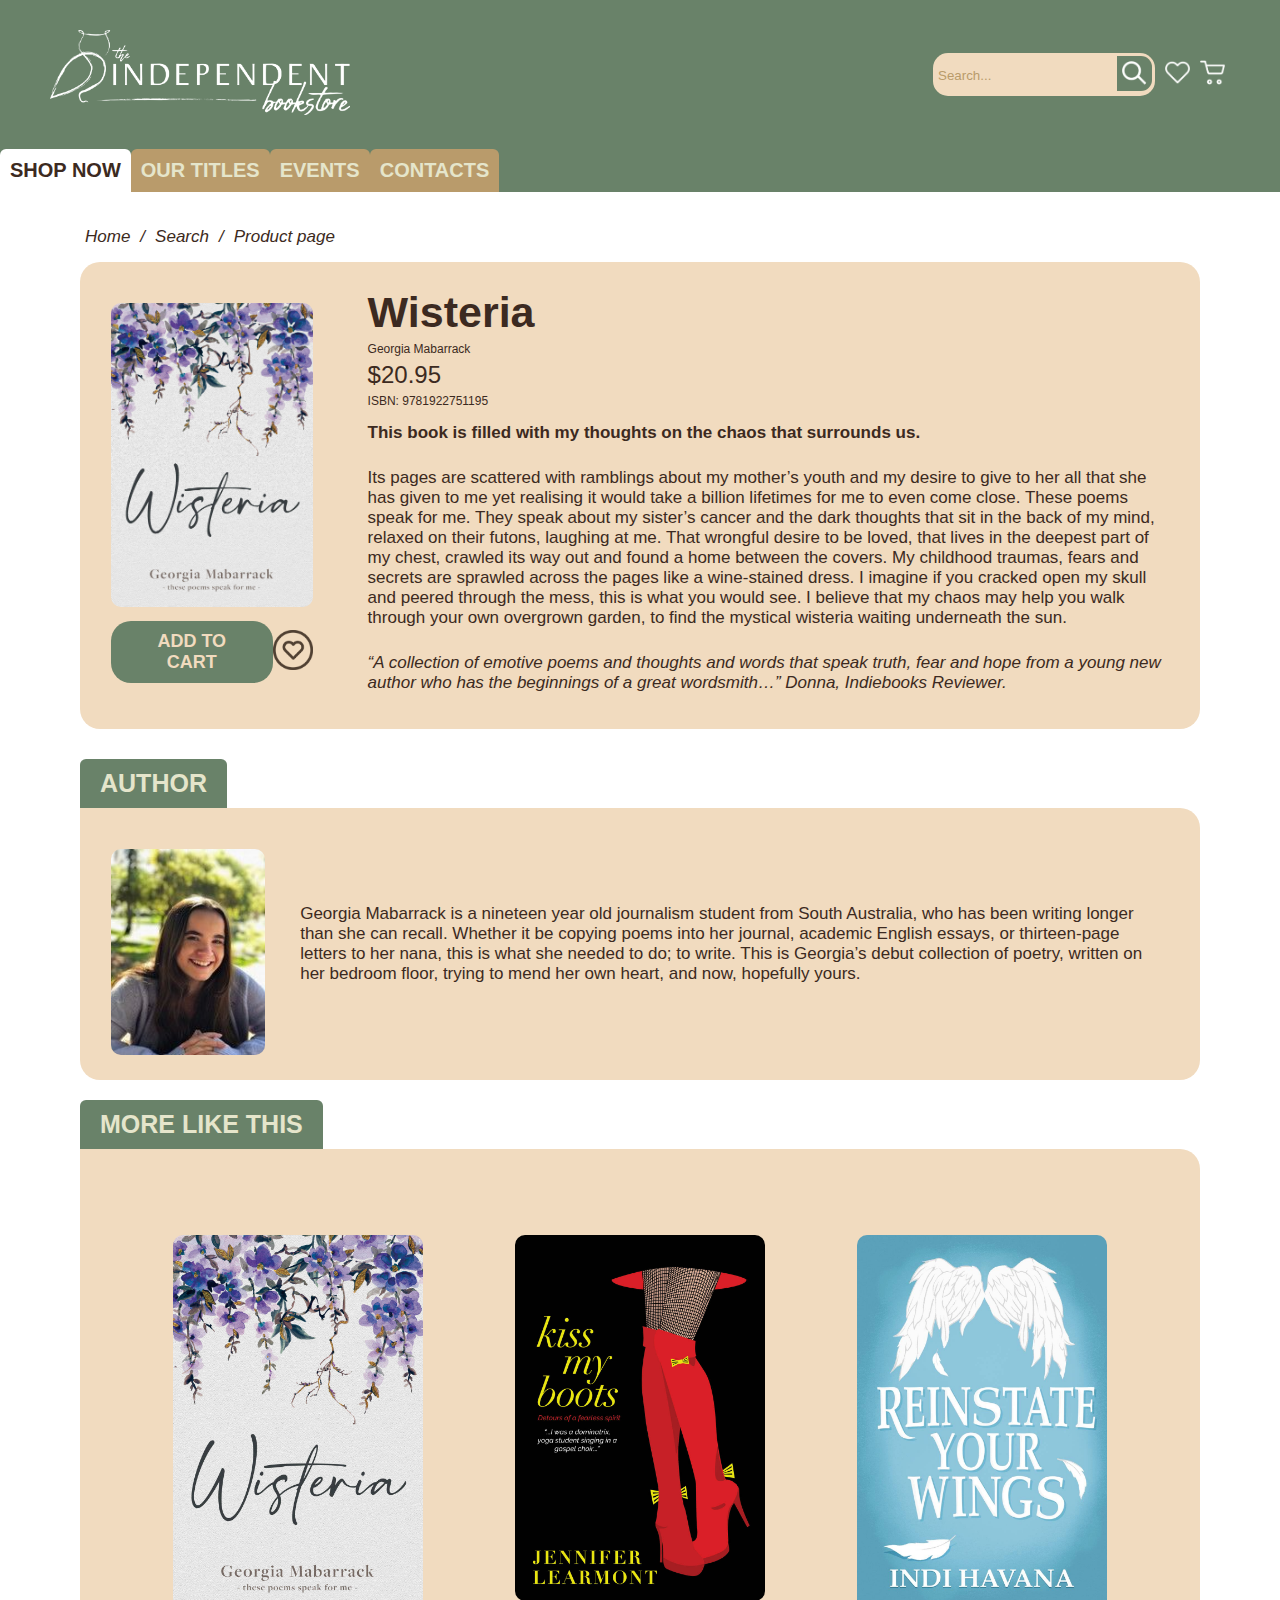
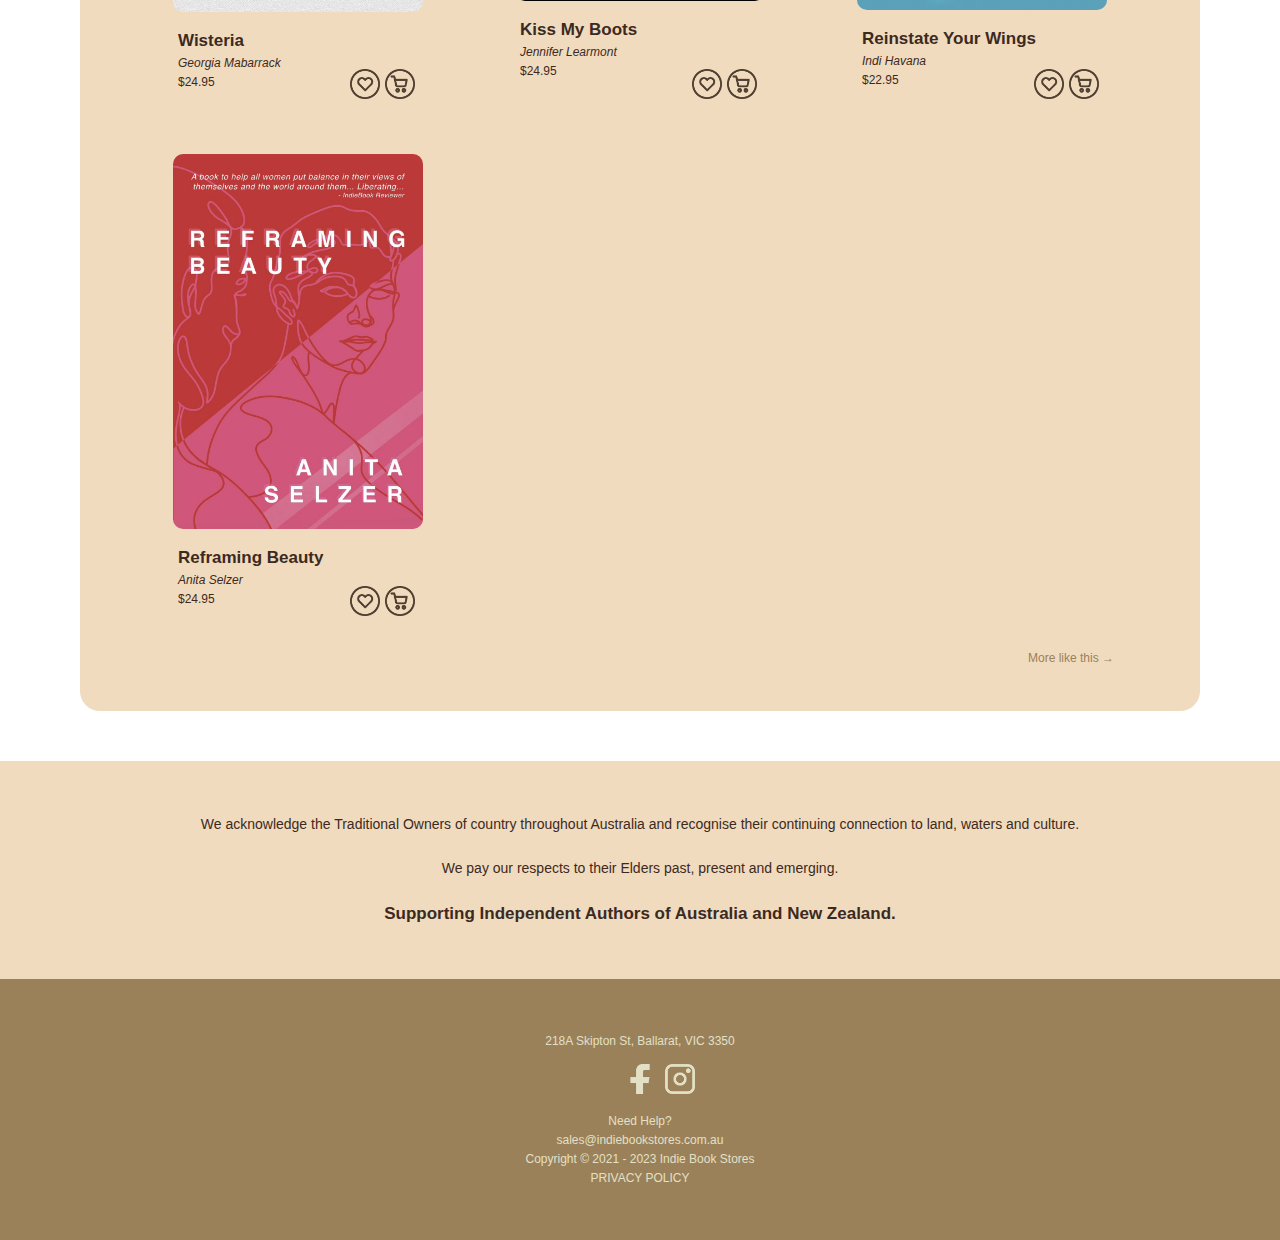
<file: product.html>
<!DOCTYPE html>
<html lang="en">
<head>
    <meta charset="UTF-8">
    <meta http-equiv="X-UA-Compatible" content="IE=edge">
    <meta name="viewport" content="width=device-width, initial-scale=1.0">
    <title>The Independent Bookstore</title>
    <link rel="stylesheet" href="style.css">
</head>

<body>

    <!--- Navigation Bar -->
    <section id="header">
        <a href="index.html"><img src="./img2/logo.png" class="logo" alt="logo of the store that contains its name and a drawing of an owl"></a>

        <!--- Navigation Icons -->
        <div>
            <ul id="navbar">
                <li>
                    <div class="search">
                        <input type="text" placeholder="Search..." class="searchInput">
                        <a href="searchresults.html"><img src="./img2/search.png" class="searchIcon"></a>
                    </div>
                </li>
                <li><a href="#"><img src="./img2/wishlist.png" class="icon"></a></li>
                <li><a href="cart.html"><img src="./img2/cart.png" class="icon"></a></li>
            </ul>  
        </div>
    </section>

    <section id="headerBottom">
        <div id="navBottom">
            <h3 class="menuItem active">SHOP NOW</h3>
            <h3 class="menuItem">OUR TITLES</h3>
            <h3 class="menuItem">EVENTS</h3>
            <h3 class="menuItem">CONTACTS</h3>
        </div>
    </section> 
    
<!--User Progress-->
    <div class="progress">
        <a href="index.html"><h4>Home</h4></a>
        <h4> / </h4>
        <a href="searchresults.html"><h4>Search</h4></a>
        <h4> / </h4>
        <a href="product.html"><h4>Product page</h4></a>
    </div>


<!--Product description-->
    <section id="productDetails">
        <!--Left hand side-->
        <div class="singleProduct">
            <img src="./img2/wisteria.jpg" width="100%" id="mainImage">
            <div class="buttonGroup">
                <button class="addtocart">Add to cart</button>
                <a href="#"><img src="./img2/wishlistcircle.png" width="40px"></a>
            </div>
        </div>

        <!--Right hand side-->
        <div class="singleDetails">
            <h2>Wisteria</h2>
            <a href="#"><h5>Georgia Mabarrack</h5></a>
            <h3>$20.95</h3>
            <h5>ISBN: 9781922751195</h5>
            <h4 style="font-weight: bold;">This book is filled with my thoughts on the chaos that surrounds us.</h4>
            <h4>
                Its pages are scattered with ramblings about my mother’s youth and my desire to give to her all 
                that she has given to me yet realising it would take a billion lifetimes for me to even come close. 
                These poems speak for me. They speak about my sister’s cancer and the dark thoughts that sit in the 
                back of my mind, relaxed on their futons, laughing at me. That wrongful desire to be loved, that lives 
                in the deepest part of my chest, crawled its way out and found a home between the covers. My childhood 
                traumas, fears and secrets are sprawled across the pages like a wine-stained dress. I imagine if you 
                cracked open my skull and peered through the mess, this is what you would see. I believe that my chaos 
                may help you walk through your own overgrown garden, to find the mystical wisteria waiting underneath 
                the sun.
            </h4>
            <h4 style="font-style: italic;">
                “A collection of emotive poems and thoughts and words that speak truth, fear and hope from a young new 
                author who has the beginnings of a great wordsmith…” Donna, Indiebooks Reviewer.     
            </h4>
        </div>
    </section>

    
<!--Product description-->
<h3 class="sectionTitle">AUTHOR</h3>
<section id="authorBio">
    <!--Left hand side-->
    <div class="singleProduct">
        <img src="./img2/georgia.jpg" width="100%" id="mainImage">
    </div>

    <!--Right hand side-->
    <div class="singleDetails">
        <h4>
            Georgia Mabarrack is a nineteen year old journalism student from South Australia, who has been writing longer 
            than she can recall. Whether it be copying poems into her journal, academic English essays, or thirteen-page 
            letters to her nana, this is what she needed to do; to write. This is Georgia’s debut collection of poetry, 
            written on her bedroom floor, trying to mend her own heart, and now, hopefully yours. 
        </h4>
    </div>
</section>

<!--More like this Strip-->
<h3 class="sectionTitle">MORE LIKE THIS</h3>
<section id="product1">

    <div class="productContainer">
        <div class="product">
            <img src="./img2/wisteria.jpg" alt="">
            <div class="description">
                <h4 class="bookTitle">Wisteria</h4>
                <h5 class="authorName" style="font-style: italic;">Georgia Mabarrack</h5>
                <h5 class="price">$24.95</h5>
            </div>
            <a href="#"><img src="./img2/wishlistcircle.png" class="wishlistcircle"></a>
            <a href="#"><img src="./img2/cartcircle.png" class="cartcircle"></a>
        </div>

        <div class="product">
            <img src="./img2/boots.jpg" alt="">
            <div class="description">
                <h4 class="bookTitle">Kiss My Boots</h4>
                <h5 class="authorName" style="font-style: italic;">Jennifer Learmont</h5>
                <h5 class="price">$24.95</h5>
            </div>
            <a href="#"><img src="./img2/wishlistcircle.png" class="wishlistcircle"></a>
            <a href="#"><img src="./img2/cartcircle.png" class="cartcircle"></a>
        </div>

        <div class="product">
            <img src="./img2/wings.jpg" alt="" class="book">
            <div class="description">
                <h4 class="bookTitle">Reinstate Your Wings</h4>
                <h5 class="authorName" style="font-style: italic;">Indi Havana</h5>
                <h5 class="price">$22.95</h5>
            </div>
            <a href="#"><img src="./img2/wishlistcircle.png" class="wishlistcircle"></a>
            <a href="#"><img src="./img2/cartcircle.png" class="cartcircle"></a>
        </div>

        <div class="product">
            <img src="./img2/beauty.jpg" alt="" class="book">
            <div class="description">
                <h4 class="bookTitle">Reframing Beauty</h4>
                <h5 class="authorName" style="font-style: italic;">Anita Selzer</h5>
                <h5 class="price">$24.95</h5>
            </div>
            <a href="#"><img src="./img2/wishlistcircle.png" class="wishlistcircle"></a>
            <a href="#"><img src="./img2/cartcircle.png" class="cartcircle"></a>
        </div>
    </div>
    <h5 class="more">More like this &#8594;</h5>
</section>


    <!--Footer Section-->
    <footer>
        <div class="footerTop">
            <h4 class="footerMessage">We acknowledge the Traditional Owners of country throughout Australia and recognise their continuing connection to land, waters and culture.</h4>
            <br>
            <h4 class="footerMessage">We pay our respects to their Elders past, present and emerging.</h4>
            <br>
            <h4>Supporting Independent Authors of Australia and New Zealand.</h4>
        </div>
        <div class="footerBottom">
            <h5>218A Skipton St, Ballarat, VIC 3350</h5>
            <div>
                <ul id="footerIcons">
                    <li><a href="#"><img src="./img2/facebook.png" class="footerIcon"></a></li>
                    <li><a href="cart.html"><img src="./img2/instagram.png" class="footerIcon"></a></li>
                </ul>  
            </div>
            <h5>Need Help?</h5>
            <h5>sales@indiebookstores.com.au</h5>
            <h5>Copyright © 2021 - 2023 Indie Book Stores</h5>
            <h5>PRIVACY POLICY</h5>
        </div>
    </footer>

    <script src="script.js"></script>
</body>
</html>
</file>
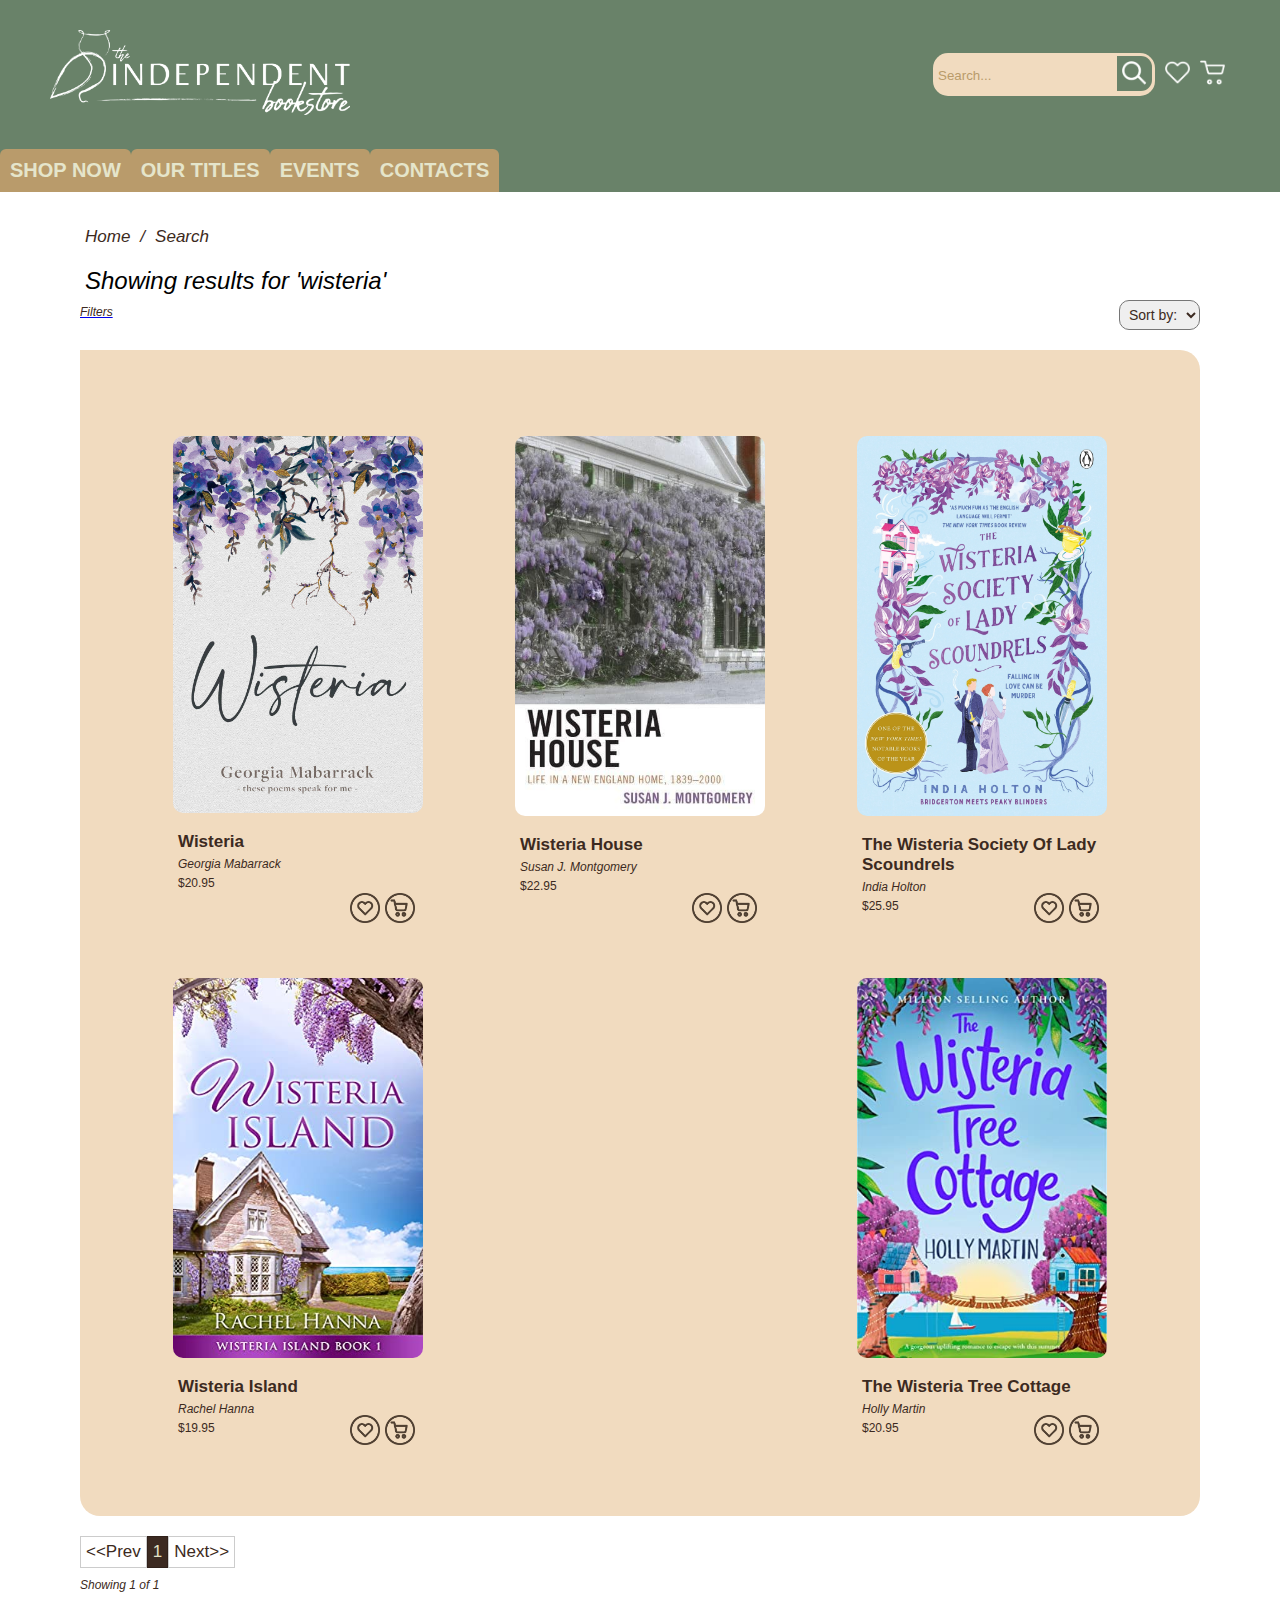
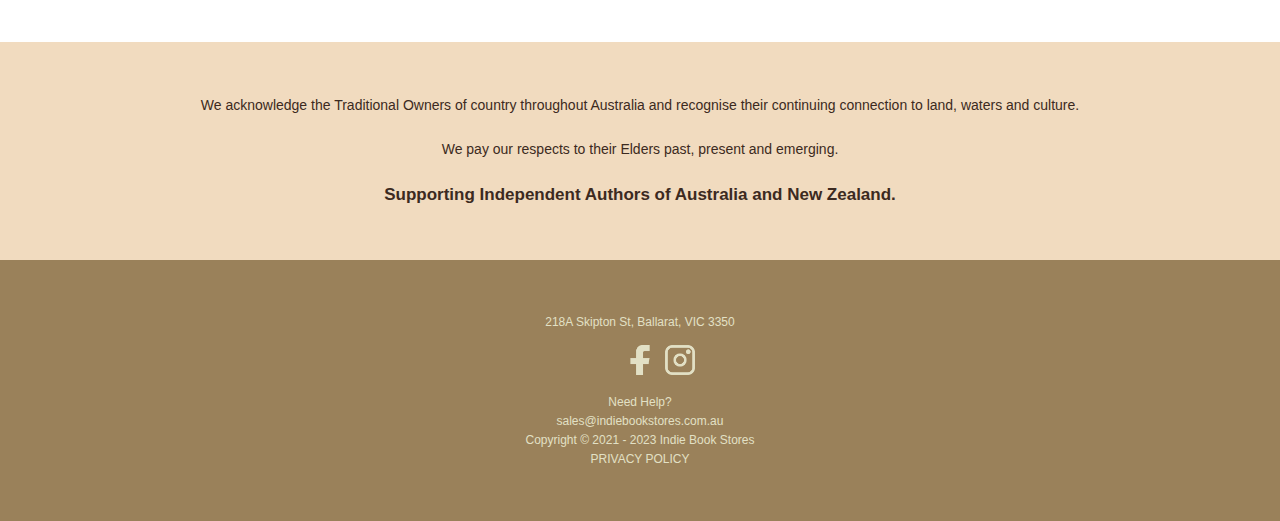
<file: searchresults.html>
<!DOCTYPE html>
<html lang="en">
<head>
    <meta charset="UTF-8">
    <meta http-equiv="X-UA-Compatible" content="IE=edge">
    <meta name="viewport" content="width=device-width, initial-scale=1.0">
    <title>The Independent Bookstore</title>
    <link rel="stylesheet" href="style.css">
</head>

<body>

    <!--- Navigation Bar -->
    <section id="header">
        <a href="index.html"><img src="./img2/logo.png" class="logo" alt="logo of the store that contains its name and a drawing of an owl"></a>

        <!--- Navigation Icons -->
        <div>
            <ul id="navbar">
                <li>
                    <div class="search">
                        <input type="text" placeholder="Search..." class="searchInput">
                        <a href="searchresults.html"><img src="./img2/search.png" class="searchIcon"></a>
                    </div>
                </li>
                <li><a href="#"><img src="./img2/wishlist.png" class="icon"></a></li>
                <li><a href="cart.html"><img src="./img2/cart.png" class="icon"></a></li>
            </ul>  
        </div>
    </section>

    <section id="headerBottom">
        <div id="navBottom">
            <h3 class="menuItem">SHOP NOW</h3>
            <h3 class="menuItem">OUR TITLES</h3>
            <h3 class="menuItem">EVENTS</h3>
            <h3 class="menuItem">CONTACTS</h3>
        </div>
    </section> 

<!--User Progress-->
    <div class="progress">
        <a href="index.html"><h4>Home</h4></a>
        <h4> / </h4>
        <a href="searchresults.html"><h4>Search</h4></a>
    </div>

<!--Results Title-->
    <section id="resultsTitle">
        <div class="results">
            <h3>Showing results for 'wisteria'</h3>
        </div>
        <div class="filter">
            <a href="#"><h5>Filters</h5></a>
            <select id="sort-by">
                <option value="default">Sort by:</option>
                <option value="name">Name</option>
                <option value="price">Price</option>
                <option value="date">Date</option>
              </select>
        </div>
    </section>

    <!--Results Strip-->
        <section id="product1">
    
            <div class="productContainer">
                <div class="product">
                    <a href="product.html"><img src="./img2/wisteria.jpg" alt=""></a>
                    <div class="description">
                        <h4 class="bookTitle">Wisteria</h4>
                        <h5 class="authorName" style="font-style: italic;">Georgia Mabarrack</h5>
                        <h5 class="price">$20.95</h5>
                    </div>
                    <a href="#"><img src="./img2/wishlistcircle.png" class="wishlistcircle"></a>
                    <a href="#"><img src="./img2/cartcircle.png" class="cartcircle"></a>
                </div>

                <div class="product">
                    <a href="product.html"><img src="./img2/wisteria5.jpg" alt=""></a>
                    <div class="description">
                        <h4 class="bookTitle">Wisteria House</h4>
                        <h5 class="authorName" style="font-style: italic;">Susan J. Montgomery</h5>
                        <h5 class="price">$22.95</h5>
                    </div>
                    <a href="#"><img src="./img2/wishlistcircle.png" class="wishlistcircle"></a>
                    <a href="#"><img src="./img2/cartcircle.png" class="cartcircle"></a>
                </div>

                <div class="product">
                    <a href="product.html"><img src="./img2/wisteria2.jpg" alt="" class="book"></a>
                    <div class="description">
                        <h4 class="bookTitle">The Wisteria Society Of Lady Scoundrels</h4>
                        <h5 class="authorName" style="font-style: italic;">India Holton</h5>
                        <h5 class="price">$25.95</h5>
                    </div>
                    <a href="#"><img src="./img2/wishlistcircle.png" class="wishlistcircle"></a>
                    <a href="#"><img src="./img2/cartcircle.png" class="cartcircle"></a>
                </div>

                <div class="product">
                    <a href="product.html"><img src="./img2/wisteria4.jpg" alt="" class="book"></a>
                    <div class="description">
                        <h4 class="bookTitle">Wisteria Island</h4>
                        <h5 class="authorName" style="font-style: italic;">Rachel Hanna</h5>
                        <h5 class="price">$19.95</h5>
                    </div>
                    <a href="#"><img src="./img2/wishlistcircle.png" class="wishlistcircle"></a>
                    <a href="#"><img src="./img2/cartcircle.png" class="cartcircle"></a>
                </div>

                <div class="product">
                    <a href="product.html"><img src="./img2/wisteria3.jpg" alt="" class="book"></a>
                    <div class="description">
                        <h4 class="bookTitle">The Wisteria Tree Cottage</h4>
                        <h5 class="authorName" style="font-style: italic;">Holly Martin</h5>
                        <h5 class="price">$20.95</h5>
                    </div>
                    <a href="#"><img src="./img2/wishlistcircle.png" class="wishlistcircle"></a>
                    <a href="#"><img src="./img2/cartcircle.png" class="cartcircle"></a>
                </div>
            </div> 
        </section>

    <!--Page numbers-->
    <section id="ending">
        <div class="pages">
            <h4 class="page">&lt;&lt;Prev</h4>
            <h4 class="page" style="background-color: #3C2A21; color: #E2E0C5;">1</h4>
            <h4 class="page">Next&gt;&gt;</h4>
        </div>
        <h5 class="conclusion">Showing 1 of 1</h5>
    </section>



    <!--Footer section-->
        <footer>
            <div class="footerTop">
                <h4 class="footerMessage">We acknowledge the Traditional Owners of country throughout Australia and recognise their continuing connection to land, waters and culture.</h4>
                <br>
                <h4 class="footerMessage">We pay our respects to their Elders past, present and emerging.</h4>
                <br>
                <h4>Supporting Independent Authors of Australia and New Zealand.</h4>
            </div>
            <div class="footerBottom">
                <h5>218A Skipton St, Ballarat, VIC 3350</h5>
                <div>
                    <ul id="footerIcons">
                        <li><a href="#"><img src="./img2/facebook.png" class="footerIcon"></a></li>
                        <li><a href="cart.html"><img src="./img2/instagram.png" class="footerIcon"></a></li>
                    </ul>  
                </div>
                <h5>Need Help?</h5>
                <h5>sales@indiebookstores.com.au</h5>
                <h5>Copyright © 2021 - 2023 Indie Book Stores</h5>
                <h5>PRIVACY POLICY</h5>
            </div>
        </footer>


    <script src="script.js"></script>
</body>
</html>
</file>
<file: style.css>
html {
    scroll-behavior: smooth;
}

/* Global */

h1 {
    font-size: 50px;
}

h2 {
    font-size: 43px;
    color: #3C2A21;
    margin: 5px;
}

h3 {
    font-size: 24px;
    margin: 5px;
}

h4 {
    font-size: 17px;
    margin: 5px;
    color: #3C2A21;
}

h5 {
    font-size: 12px;
    font-weight: lighter;
    color: #3C2A21;
    margin: 5px;
}

h6 {
    font-weight: 700;
    font-size: 10px;
    color: #3C2A21;
}

p {
    font-size: 16px;
    color: #3C2A21;
}

body {
    width: 100%;
    margin: 0;
    font-family: Verdana, Geneva, Tahoma, sans-serif;
}

/* Header */
.logo {
    width: 300px;
    height: auto;
}

.icon {
    width: 25px;
    height: 25px;
}

#header {
    display: flex;
    align-items: center;
    justify-content: space-between;
    padding: 30px 50px;
    background-color: #698269;
    z-index: 999;
    position: sticky;
    top: 0;
    left: 0;
}

#navbar {
    display: flex;
    align-items: center;
    justify-content: center;
}

li {
    list-style: none;
    padding: 0 5px;
}

.search {
    display: flex;
    align-items: center;
    background-color: #F1DBBF;
    padding: 3px 3px 1px 3px;
    border-radius: 15px;
}

.searchInput {
    border: none;
    border-radius: 20px;
    background-color: transparent;
    width: 100%;
}

.searchInput::placeholder {
    color: #B99B6B;
}

.searchIcon {
    width: 25px;
    height: 25px;
    cursor: pointer;
    padding: 5px;
    background-color: #698269;
    border-top-right-radius: 11px;
    border-bottom-right-radius: 11px;
}

.searchIcon:hover {
    background-color: #596D59;
}

/* Navigation Links */
#navBottom {
    display: flex;
    align-items: center;
}

.menuItem {
    font-family: Verdana, Geneva, Tahoma, sans-serif;
    background-color: #B99B6B;
    color: #E5E5CB;
    cursor: pointer;
    border-top-left-radius: 6px;
    border-top-right-radius: 6px;
    padding: 10px;
    margin: 0;
    font-size: 20px;
}

.menuItem.active, .menuItem:hover {
    background-color: white;
    color: #3C2A21;
}

#headerBottom {
    display: flex;
    align-items: center;
    justify-content: space-between;
    background-color: #698269;
}

/* Reader's Choice slideshow */
.slider{
    position: relative;
    width: 100%;
    height: 450px;
    overflow: hidden;
}
.sliderTitle {
    display: flex;
    flex-direction: column;
    align-items: center;
    padding-top: 30px;
}

.sliderImg {
    cursor: pointer;
    margin-left: auto;
    margin-right: auto;
    width: auto;
    height: 380px;
    border-radius: 10px;
    box-shadow: 0 4px 6px rgba(0, 0, 0, 0.2);
}

.item{
    position: absolute;
    width: 200px;
    height: 320px;
    text-align: justify;
    border-radius: 10px;
    padding: 20px;
    transition: 0.5s;
    left: calc(50% - 110px);
    top: 0;
}
#next, #prev{
    position: absolute;
    top: 40%;
    color:#3C2A21;
    background-color: transparent;
    border: none;
    font-size: xxx-large;
    font-family: monospace;
    font-weight: bold;
    left: 400px;
    cursor: pointer;
}
#next{
    left: unset;
    right: 350px;
}


/* Products section*/

.sectionTitle {
    display: inline-block;
    text-align: left;
    padding: 10px 20px;
    margin: 20px 0 0 80px;
    font-size: 25px;
    background-color: #698269;
    color: #E5E5CB;
    border-top-left-radius: 6px;
    border-top-right-radius: 6px;
}

#product1 {
    padding: 40px 80px;
    border: 1px solid transparent;
    background-color: #F1DBBF;
    margin: 0 80px;
    border-top-right-radius: 20px;
    border-bottom-right-radius: 20px;
    border-bottom-left-radius: 20px;
}

#product1 .productContainer {
    display: flex;
    justify-content: space-between;
    padding-top: 20px;
    flex-wrap: wrap;
}

#product1 .product {
    width: 15%;
    min-width: 250px;
    padding: 10px 12px;
    border: 1px transparent;
    cursor: pointer;
    margin: 15px 0;
    transition: 0.2s ease;
    position: relative;
}

#product1 .product img {
    width: 100%;
    max-height: 380px;
    border-radius: 10px;
    cursor: pointer;
}

#product1 .product img:hover {
    transition: 0.3s ease;
    box-shadow: 4px 4px 4px rgba(87, 87, 87, 0.2);
}

#product1 .product .description {
    text-align: start;
    padding: 10px 0;

}

.bookTitle:hover, .authorName:hover {
    text-decoration: underline;
}

#product1 .product .cartcircle {
    width: 30px;
    height: 30px;
    line-height: 30px;
    position: absolute;
    bottom: 15px;
    right: 20px;
    cursor: pointer;
}

#product1 .product .wishlistcircle {
    width: 30px;
    height: 30px;
    line-height: 30px;
    position: absolute;
    bottom: 15px;
    right: 55px;
    cursor: pointer;
}

#product1 .product .cartcircle:hover {
    box-shadow: none;
}

#product1 .product .wishlistcircle:hover {
    box-shadow: none;
}

.more {
    text-align: right;
    cursor: pointer;
    color: #9A815A;
}

.more:hover {
    text-decoration: underline;
}

/* Footer Text */
.footerTop {
    text-align: center;
    background-color:#F1DBBF;
    padding: 50px;
    margin-top: 50px;
}

.footerMessage {
    font-weight: 100;
    color: #3C2A21;
    font-size: 14px;
}

.footerBottom {
    text-align: center;
    background-color: #9A815A;
    padding: 50px;
}

.footerIcon {
    width: 30px;
    height: 30px;
    cursor: pointer;
}

#footerIcons {
    display: flex;
    justify-content: center;
}

.footerBottom h5 {
    color: #E2E0C5;
}

/* Search results page */
.progress {
    display: flex;
    margin-left: 80px;
    padding-top: 30px;
}

.progress h4 {
    font-weight: lighter;
    font-style: italic;
}

.progress a {
    text-decoration: none;
}

.progress a:hover {
    text-decoration: underline;
}

#resultsTitle .results h3 {
    font-weight: lighter;
    font-style: italic;
}

.results {
    padding-top: 10px;
    margin-left: 80px;
}

.filter {
    display: flex;
    justify-content: space-between;
    padding-bottom: 10px;
    margin: 0 80px 10px 75px;
    font-style: italic;
}

#sort-by {
    padding: 5px;
    font-size: 14px;
    color: #3C2A21;
    border-radius: 10px;
  }
  
#sort-by option {
    padding: 5px;
}

/* Page Numbers */
#ending .pages {
    display: flex;
    margin-left: 80px;
}

#ending .page {
    margin-right: 0;
    margin-left: 0;
    margin-top: 20px;
    padding: 5px;
    border: 1px solid rgba(0, 0, 0, 0.2);
    font-weight: lighter;
    cursor: pointer;
}

.conclusion {
    margin-left: 80px;
    font-weight: lighter;
    font-style: italic;
}

/* Single product page */
#productDetails {
    padding: 20px 30px;
    display: flex;
    margin-top: 20px;
    border: 1px solid transparent;
    background-color: #F1DBBF;
    border-radius: 20px;
    margin: 10px 80px;
}

#productDetails .singleProduct {
    width: 20%;
    margin-right: 50px;
    margin-top: 20px;
}

#mainImage {
    border-radius: 10px;
}

.buttonGroup {
    display: flex;
    justify-content: space-between;
    align-items: center;
    margin: 10px 0;
}

.addtocart {
    background-color:#698269;
    color: #F1DBBF;
    padding: 10px 20px;
    font-size: 18px;
    font-weight: bold;
    font-family: Verdana, Geneva, Tahoma, sans-serif;
    border-radius: 20px;
    border: none;
    cursor: pointer;
    text-transform: uppercase;    
}

.addtocart:hover {
    background-color: #596D59;
    border: #B99B6B;
}

#productDetails .singleDetails {
    width: 80%;
}

#productDetails .singleDetails h4 {
    font-weight: lighter;
    color: #3C2A21;
    padding: 10px 0;
}

#productDetails .singleDetails h3 {
    font-weight: lighter;
    color:#3C2A21;
    padding: 0;
}

.singleDetails a {
    text-decoration: none;
}

.singleDetails a:hover {
    text-decoration: underline;
}

/* Author Bio container */

#authorBio {
    padding: 20px 30px;
    display: flex;
    border: 1px solid transparent;
    background-color: #F1DBBF;
    border-top-right-radius: 20px;
    border-bottom-left-radius: 20px;
    border-bottom-right-radius: 20px;
    margin: 0px 80px;
    align-items: center;
}

#authorBio .singleProduct {
    width: 15%;
    margin-right: 30px;
    margin-top: 20px;
}

#authorBio .singleDetails {
    width: 85%;
}

#mainImage {
    border-radius: 10px;
}

#authorBio .singleDetails h4 {
    font-weight: lighter;
    color: #3C2A21;
    padding: 10px 0;
}

/* Cart Page */
#cartTitles {
    display: flex;
    margin-left: 80px;
}

.cartTitle {
    text-align: left;
    margin-left: 0;
    padding: 10px 20px;
    font-size: 25px;
    background-color: #B9CEB9;
    color: #E5E5CB;
    border-top-left-radius: 6px;
    border-top-right-radius: 6px;
    margin-bottom: 0;
    margin-right: 0;
}

.cartTitle.active {
    background-color: #698269;
    color: #F1DBBF;
}

#cartFill {
    border: transparent;
    border-top-right-radius: 20px;
    border-bottom-left-radius: 20px;
    border-bottom-right-radius: 20px;
    background-color: #F1DBBF;
    margin: 0 80px;
    padding: 20px 5px;
}

#wholeCart {
    display: flex;
    justify-content: space-between;
    padding: 5px 20px;
}

/* Left hand side of the cart page */
#cart {
    width: 70%;
    margin-right: 40px;
}

#cartFill .announcement {
    display: flex;
    justify-content: center;
    padding: 20px 0;
    border: 2px solid #9A815A;
    background-color: #B9CEB9;
    color: #3C2A21;
    border-radius: 20px;
    margin: 5px 20px;
}

#cart table{
    width: 100%;
    border-collapse: separate;
    table-layout: fixed;
    white-space: nowrap;
    border: 1px solid #9A815A;
    border-radius: 10px;
}

#cart tr:nth-child(1) td {
    border-bottom: 1px dashed #9A815A;
}

#cart table a {
    text-decoration: none;
    color:#3C2A21;
    font-weight: lighter;
}

#cart table img {
    width: 150px;
    border-radius: 20px;
    margin: 20px 0;
}

#cart table td:nth-child(1){
    width: 5%;
    text-align: center;
}

#cart table td:nth-child(2){
    width: 15%;
}

#cart table td:nth-child(3) {
    width: 25%;
}

#cart table td:nth-child(4) {
    width: 10%;
    text-align: center;
    padding: 5px;
}

#cart table td:nth-child(4) input {
    width: 30px;
    padding: 5px;
    border-radius: 10px;
    border: none;
}


/* Right hand side of cart page */
#cartAdditional {
    width: 30%;
}

.couponEnter input {
    border-radius: 20px;
    padding: 10px 20px;
    width: 90%;
}

/* Subtotal Container */
#subtotalContainer, #couponContainer {
    border: 1px solid #9A815A;
    border-radius: 10px;
    margin: 10px 0;
    background-color: #9A815A;
}

.containerTitle {
    color: #504032;
    background-color: #9A815A;
    text-align: center;
    text-transform: uppercase;
}

#subtotal, #coupon {
    border: transparent;
    border-bottom-left-radius: 10px;
    border-bottom-right-radius: 10px;
    background-color: #F1DBBF;
    padding: 10px;
}

#subtotal table {
    width: 100%;
    border-collapse: separate;
    table-layout: fixed;
    white-space: nowrap;
    border-radius: 10px;
}

#subtotal table td {
    width: 50%;
    padding: 10px 0;
}

.checkout {
    margin-top: 10px;
    width: 100%;
    background-color:#698269;
    color: #f6f0e9;
    padding: 10px 20px;
    font-size: 22px;
    font-weight: bold;
    font-family: Verdana, Geneva, Tahoma, sans-serif;
    border-radius: 20px;
    border: none;
    cursor: pointer;
    text-transform: uppercase;   
}

.checkout:hover {
    background-color: #596D59;
    color: #F1DBBF;
}

/* Checkout Page */
#checkoutFill {
    border: transparent;
    margin: 0 80px;
    background-color: #F1DBBF;
    border-top-right-radius: 20px;
    border-bottom-right-radius: 20px;
    border-bottom-left-radius: 20px;
    padding: 10px 0;
}

#checkoutTitle {
    color: #504032;
    background-color: #9A815A;
    text-align: center;
    text-transform: uppercase;
    margin: 10px 20px 0 20px;
    padding: 5px;
    border-top-right-radius: 20px;
    border-top-left-radius: 20px;
}

#checkoutTitle h3 {
    margin-bottom: 0;
}

.checkoutWrapper, .paymentWrapper {
    display: flex;
    justify-content: space-evenly;
    padding: 10px 20px;
    border: 1px solid #9A815A;
    margin: 0 20px;
    margin-bottom: 20px;
    border-bottom-left-radius: 20px;
    border-bottom-right-radius: 20px;
}

.checkoutForm, .paymentForm {
    width: 100%;
    font-family: Verdana, Geneva, Tahoma, sans-serif;
}

form input {
    width: 100%;
    margin: 10px 0;
    border-radius: 4px;
    padding: 10px;
    font-size: 17px;
    font-style: italic;
}

input::placeholder {
    color: #D5CEA3;
}

.checkoutForm label, .paymentForm label {
    font-size: 17px;
    color: #504032;
}


.name, .contact, .addressInfo, .creditCard, .fullAddress {
    justify-content: space-between;
    display: flex;
}

.name div, .contact div, .addressInfo div, .creditCard div, .fullAddress div {
    width: 50%;
}

.buttons {
    display: flex;
    justify-content: space-between;
    align-items: center;
    margin: 10px 20px;
}

#backCart {
    text-decoration: none;
    color: #9A815A;
}

#backCart:hover {
    text-decoration: underline;
}

#purchase {
    background-color:#698269;
    color: #f6f0e9;
    padding: 10px 20px;
    font-size: 22px;
    font-weight: bold;
    font-family: Verdana, Geneva, Tahoma, sans-serif;
    border-radius: 10px;
    border: none;
    cursor: pointer;
    text-transform: uppercase; 
    margin-bottom: 10px;
}


/* Media query for mobile */
@media only screen and (max-width: 768px) {
    /* Resize icons */
    .logo {
        width: 200px;
    }
    #header {
        padding: 30px 20px;
    }
    .searchInput {
        display: none;
    }
    .search {
        background-color: transparent;
    }
    .searchIcon:hover {
        background-color: transparent;
    }
    .menuItem {
        font-size: 13px;
    }

    /* Resize slideshow */
    .slider {
        height: 350px;
    }
    .sliderImg {
        height: 300px;
    }

    /* Resize fonts */
    h2 {
        font-size: 30px;
    }
    h4 {
        font-size: 13px;
        margin: 5px;
        color: #3C2A21;
    }

    /* Give titles suitable padding */
    .sliderTitle {
        padding-top: 20px;
    }
    .sectionTitle {
        margin-top: 20px;
        margin-left: 20px;
        font-size: 18px;
    }

    /* Reposition arrows */
    #next, #prev {
        left: 30px;
    }
    #next {
        left: 330px;
    }

    /* Resize section */
    #product1 {
        padding: 20px;
        margin: 0 20px;
    }
    #product1 .product {
        width: 15%;
        min-width: 150px;
        padding: 0;
        margin: 0;
    }

    /* Remove wishlist and cart icons to put them in products page */
    #product1 .product .wishlistcircle {
        display: none;
    }
    #product1 .product .cartcircle {
        display: none;
    }

    /* Fix margins for search results */
    #resultsTitle .progress {
        margin-left: 20px;
    }
    .results {
        margin-left: 20px;
    } 
    .filter {
        margin: 0 20px;
    }
    #ending .pages {
        margin-left: 20px;
    }
    .conclusion {
        margin-left: 20px;
    }

    /* Product page responsiveness */
    #productDetails {
        flex-direction: column;
        margin: 10px 20px;
    }

    #authorBio {
        flex-direction: column;
        margin: 0px 20px;
    }
    #productDetails .singleProduct {
        width: 100%;
    }
    #productDetails .singleDetails {
        width: 100%;
    }
    .progress {
        margin-left: 20px;
    }
    #authorBio .singleProduct {
        width: 100%;
        margin-left: 20px;
    }
    #authorBio .singleDetails {
        width: 100%;
    }

    /* Cart Page */
    #wholeCart {
        flex-direction: column;
    }
    #cartFill .announcement {
        padding: 20px 10px;
    }
    #cartFill {
        margin: 0px 20px;
        padding: 20px 5px;
    }
    #cart {
        width: 100%;
    }
    #cartAdditional {
        width: 100%;
    }
    .couponEnter input {
        width: 85%;
    }
    #cart table tr {
        display: flex;
        flex-direction: column;
        padding: 5px 20px;
    }
    #cart tr:nth-child(1) td {
        border-bottom: transparent;
    }
    #cartTitles {
        margin-left: 20px;
    }
    #cartTitles .cartTitle {
        margin-left: 0;
        padding: 10px;
        font-size: 12px;
    }
    /* Confirmation page */
    #checkoutFill {
        margin: 0 20px;
    }
    .containerTitle {
        font-size: 17px;
    }
    .buttons {
        flex-direction: column-reverse;
    }
    form input {
        width: 70%;
    }
    .checkoutForm label, .paymentForm label {
        font-size: 15px;
    }
}
</file>
